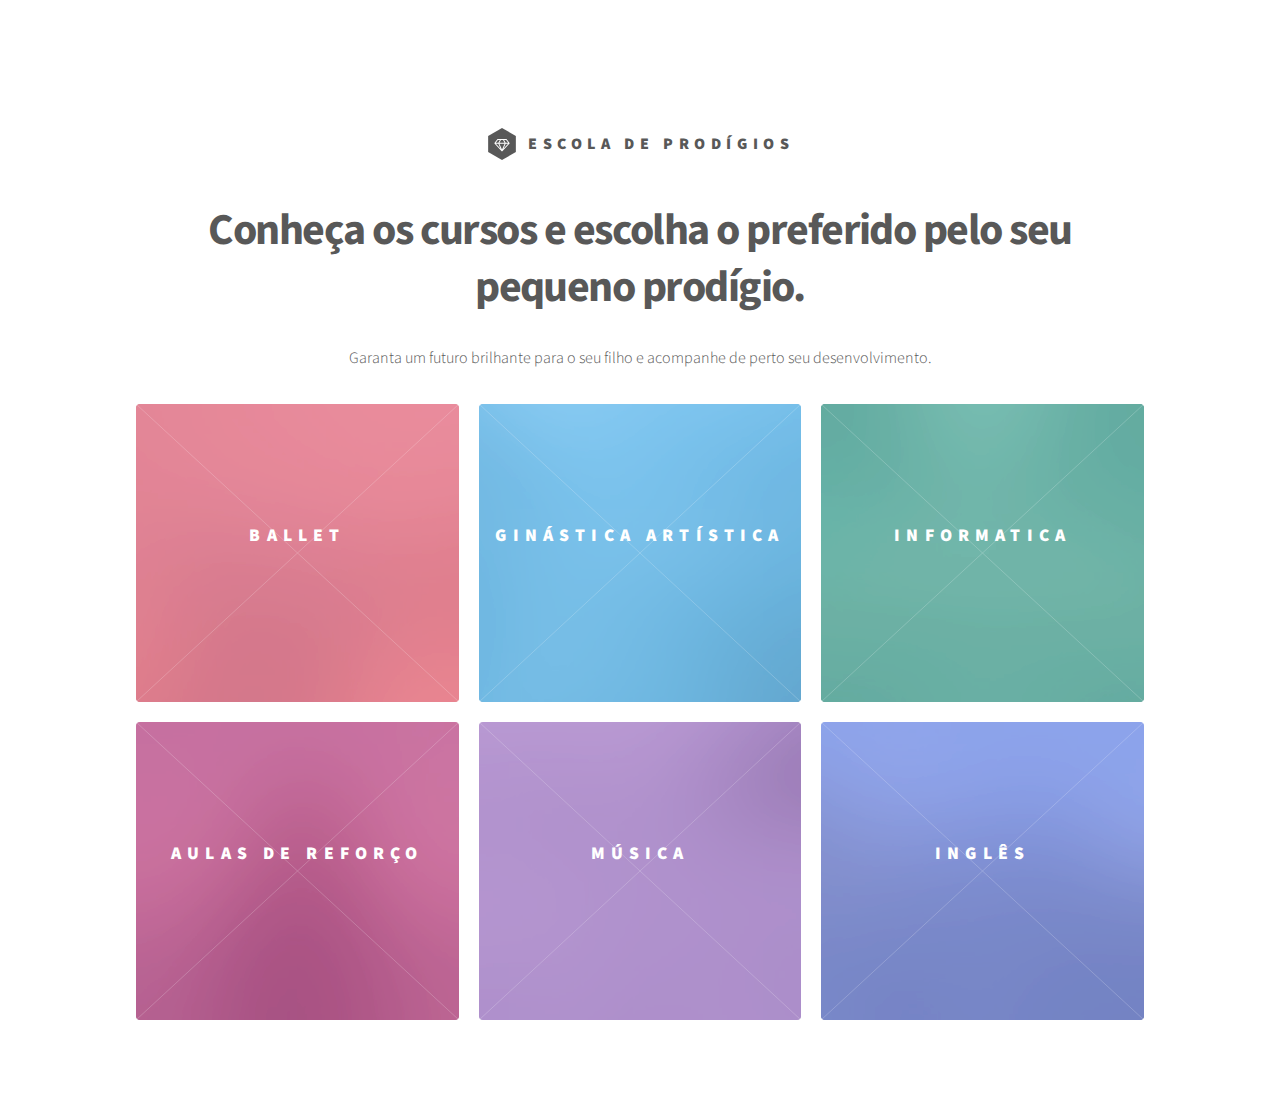
<file: Formulário - Cursos/index.html>
<!DOCTYPE HTML>
<!--
	Phantom by HTML5 UP
	html5up.net | @ajlkn
	Free for personal and commercial use under the CCA 3.0 license (html5up.net/license)
-->
<html>
	<head>
		<title style="text-align: center">Escola de Prodígios</title>
		<meta charset="utf-8" />
		<meta name="viewport" content="width=device-width, initial-scale=1, user-scalable=no" />
		<link rel="stylesheet" href="assets/css/main.css" />
		<noscript><link rel="stylesheet" href="assets/css/noscript.css" /></noscript>
	</head>
	<body class="is-preload">
		<!-- Wrapper -->
			<div id="wrapper">

				<!-- Header -->
					<header id="header" style="text-align: center">
						<div class="inner">

							<!-- Logo -->
								<a href="index.html" class="logo">
									<span class="symbol"><img src="images/logo.svg" alt="" /></span><span class="title">Escola De Prodígios</span>
								</a>

						</div>
					</header>

				<!-- Main -->
					<div id="main">
						<div class="inner">
							<header>
								<h1 style="text-align: center"> Conheça os cursos e escolha o preferido pelo seu pequeno prodígio</a>.</h1>
								<p style="text-align: center">Garanta um futuro brilhante para o seu filho e acompanhe de perto seu desenvolvimento.</p>
							</header>
							<section class="tiles">
								<article class="style1">
									<span class="image">
										<img src="images/pic01.jpg" alt="" />
									</span>
									<a href="generic.html">
										<h2>Ballet</h2><br>
										<div class="content">
											<p><b>Aulas para prodigios de até 10 anos.</b><br>
											Horário: segundas e quartas-feiras, <br>
											das 15:30 às 17:00. <br>
											Professor(a): Débora e Felipe <br>
											Valor: R$150,00 (mensais)<br>
											</p>
										</div>
									</a>
								</article>
								<article class="style2">
									<span class="image">
										<img src="images/pic02.jpg" alt="" />
									</span>
									<a href="generic.html">
										<h2>Ginástica Artística</h2> <br>
										<div class="content">
											<p><b>Aulas semanais para prodigios de até 15 anos.</b><br>
												Horário: sexta-feira, <br>
												das 15:00 às 17:30. <br>
												Professor(a): Diogo e Kaique <br>
												Valor: R$200,00 (mensais)<br>
												</p>
										</div>
									</a>
								</article>
								<article class="style3">
									<span class="image">
										<img src="images/pic03.jpg" alt="" />
									</span>
									<a href="generic.html">
										<h2>Informatica</h2> <br>
										<div class="content">
										<p><b>Aulas para prodigios de até 18 anos.</b><br>
											Horário: quarta-feira, <br>
											das 16:00 às 17:00. <br>
											Professor(a): Jéssica e Fernando <br>
											Valor: R$400,00 (mensais)<br>
											</p>
										</div>
									</a>
								</article>
								<article class="style4">
									<span class="image">
										<img src="images/pic04.jpg" alt="" />
									</span>
									<a href="generic.html">
										<h2>Aulas de Reforço</h2> <br>
										<div class="content">
											<p><b>Aulas semanais para prodigios de até 10 anos.</b><br>
												Horário: sábado, <br>
												com horários flexíveis entre 14:00 e 17:00 (verificar disponibilidade). <br>
												Professor(a): Pedro e Luisa <br>
												Valor: R$200,00 (mensais)<br>
												</p>
										</div>
									</a>
								</article>
								<article class="style5">
									<span class="image">
										<img src="images/pic05.jpg" alt="" />
									</span>
									<a href="generic.html">
										<h2>Música</h2> <br>
										<div class="content">
											<p><b>Aulas semanais para prodigios de até 12 anos.</b><br>
												Horário: terça-feira, <br>
												das 11:00 às 12:30. <br>
												Professor(a): Kátia <br>
												Valor: R$300,00 (mensais)<br>
												</p>
										</div>
									</a>
								</article>
								<article class="style6">
									<span class="image">
										<img src="images/pic06.jpg" alt="" />
									</span>
									<a href="generic.html">
										<h2>Inglês</h2> <br>
										<div class="content">
											<p><b>Aulas semanais para prodigios de até 15 anos.</b><br>
												Horário: segunda e sexta-feira, <br>
												das 15:00 às 17:30. <br>
												Professor(a): Carla <br>
												Valor: R$400,00 (mensais)<br>
												</p>
										</div>
									</a>
							</section>
						</div>
					</div>

			</div>

		<!-- Scripts -->
			<script src="assets/js/jquery.min.js"></script>
			<script src="assets/js/browser.min.js"></script>
			<script src="assets/js/breakpoints.min.js"></script>
			<script src="assets/js/util.js"></script>
			<script src="assets/js/main.js"></script>

	</body>
</html>
</file>
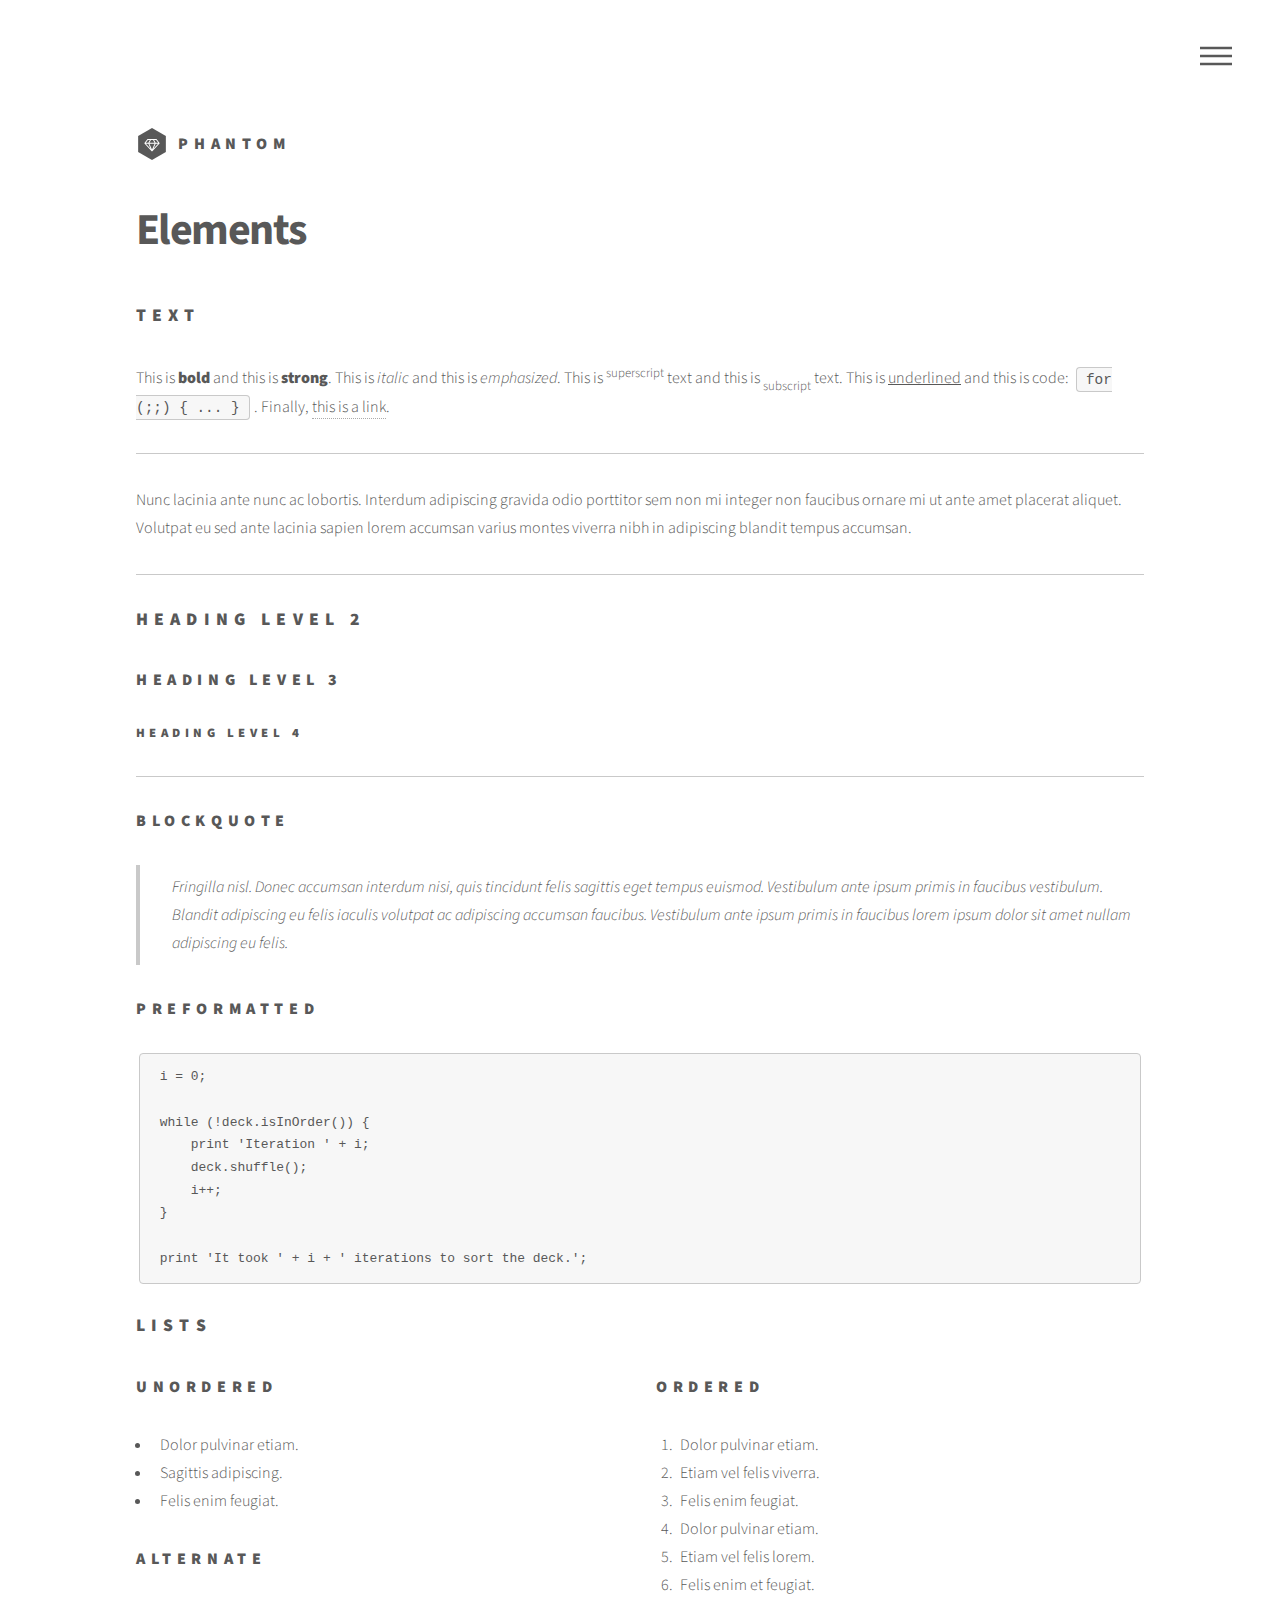
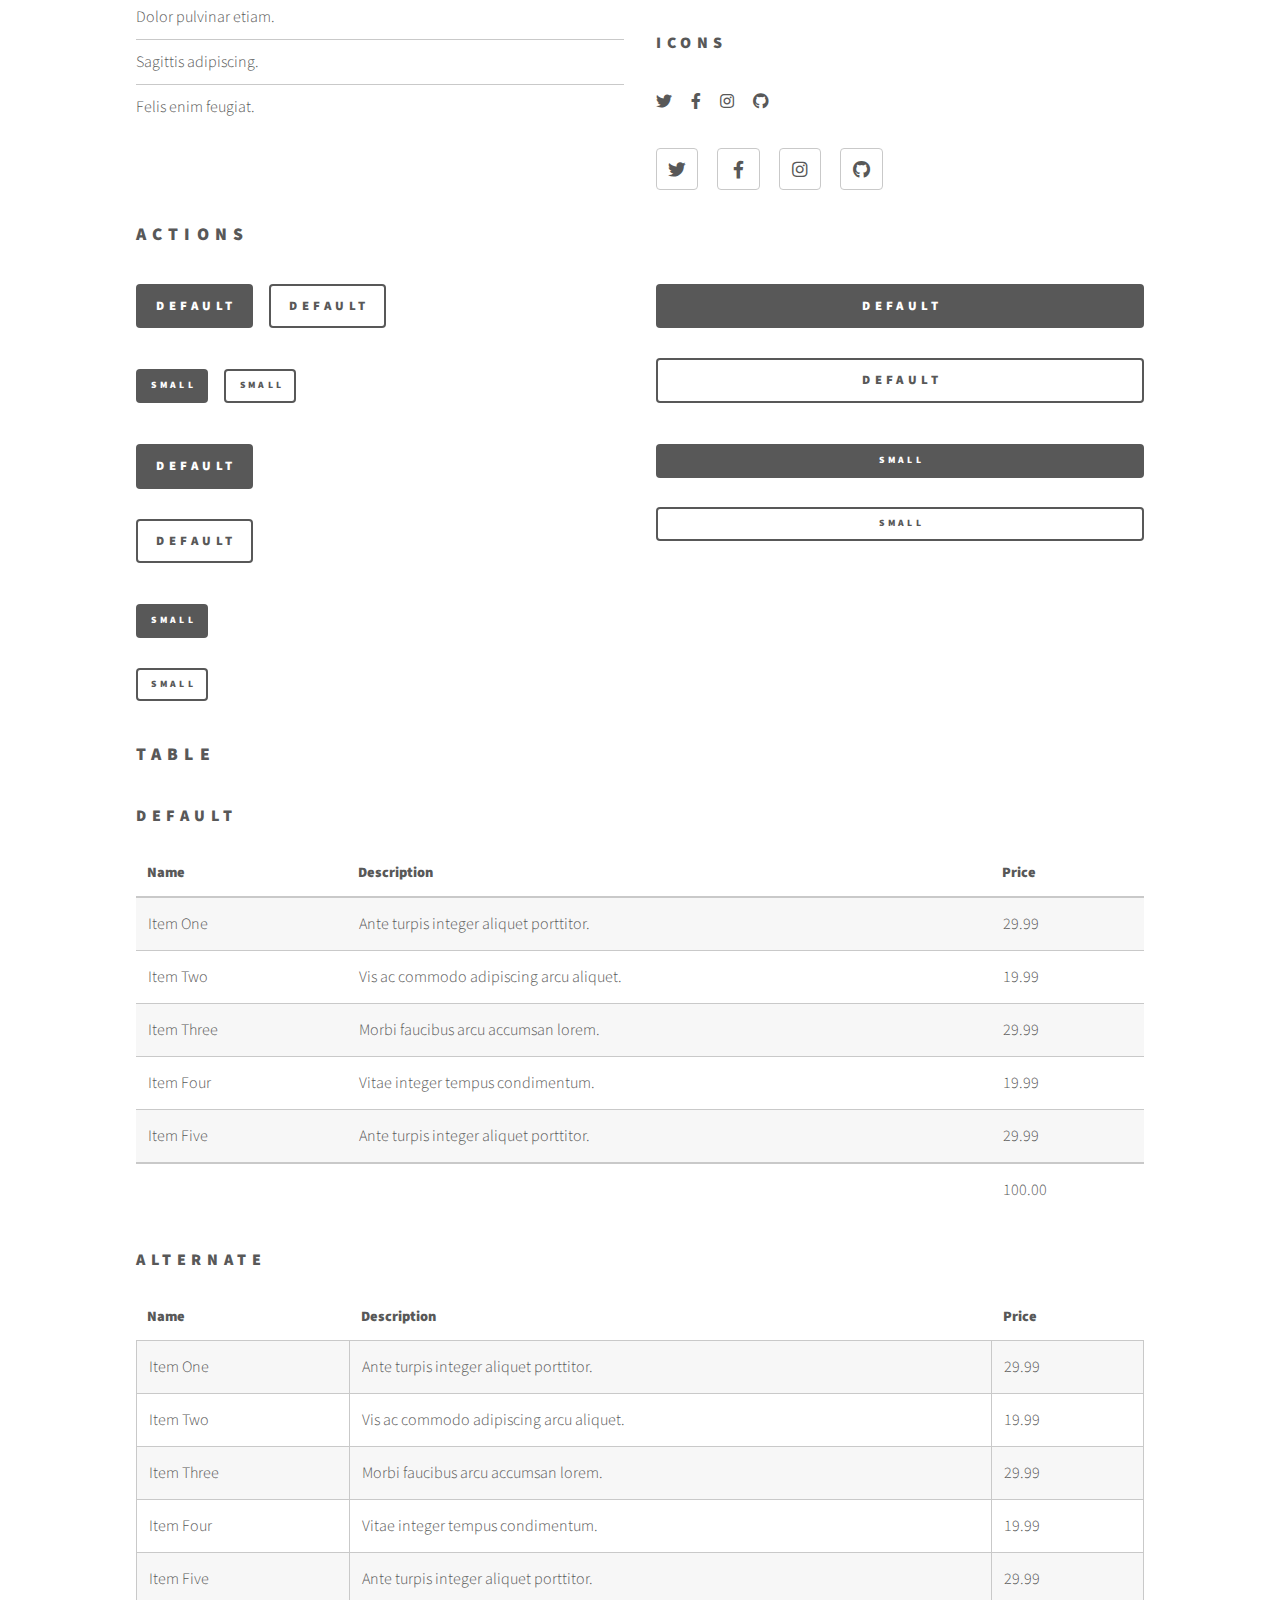
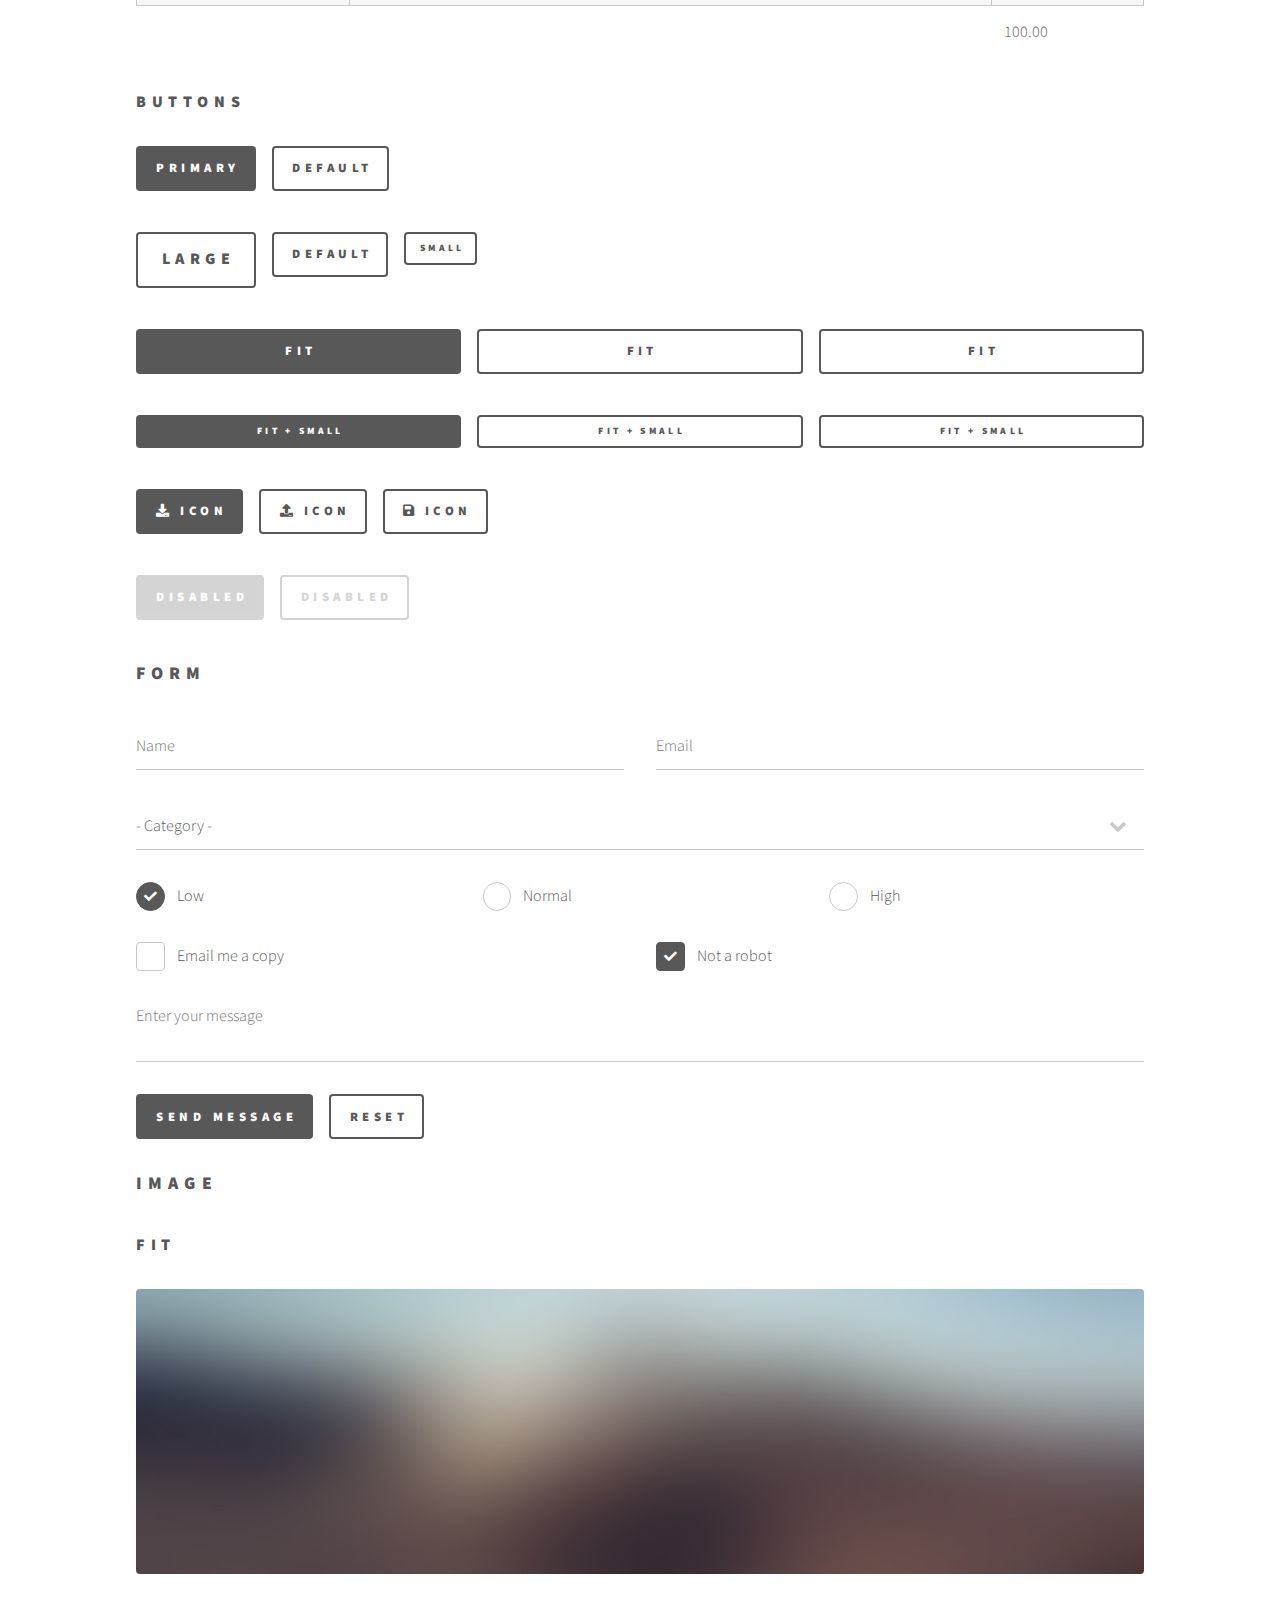
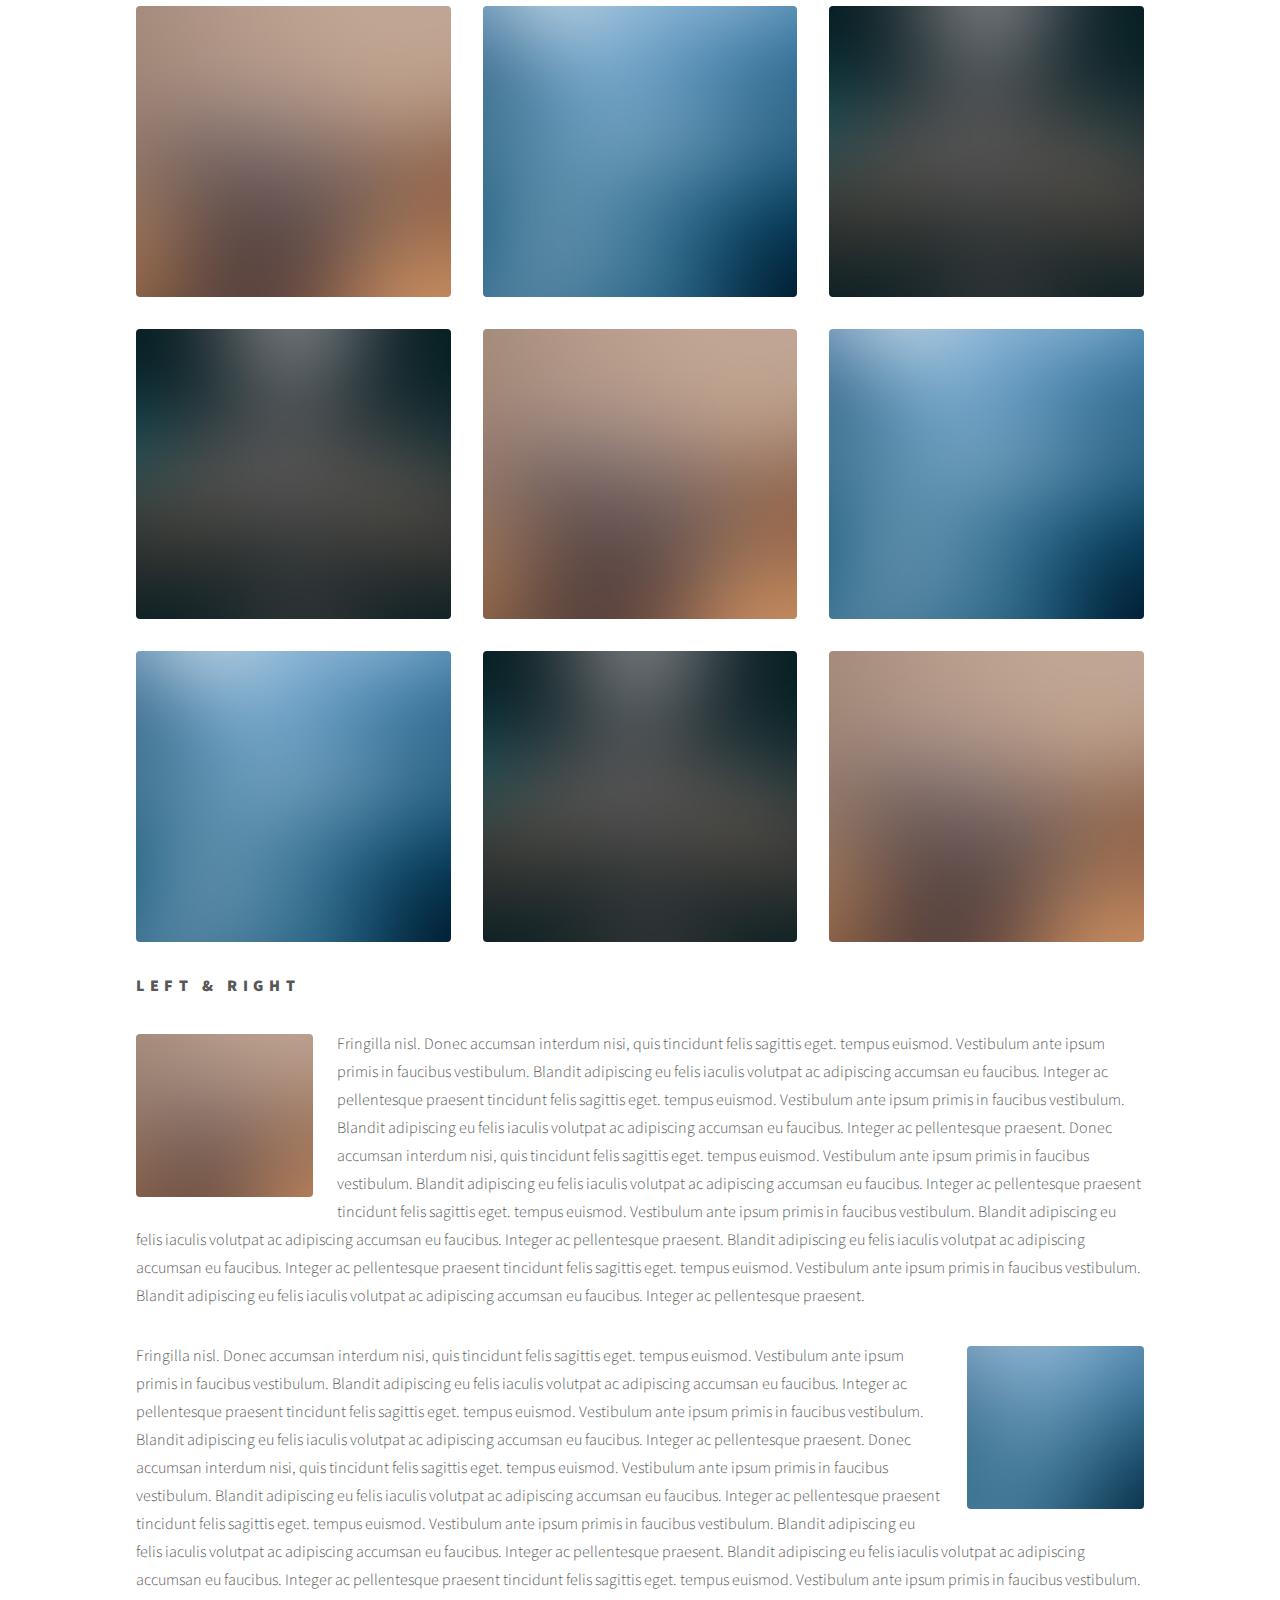
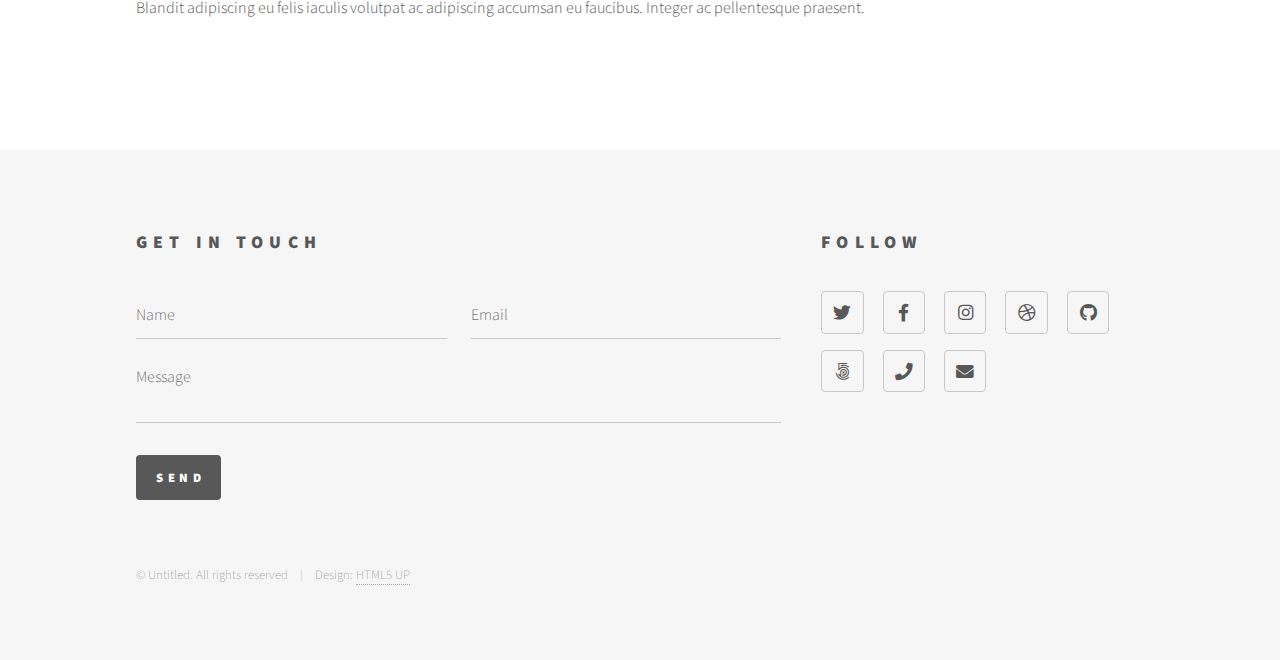
<file: Formulário - Cursos/elements.html>
<!DOCTYPE HTML>
<!--
	Phantom by HTML5 UP
	html5up.net | @ajlkn
	Free for personal and commercial use under the CCA 3.0 license (html5up.net/license)
-->
<html>
	<head>
		<title>Elements - Phantom by HTML5 UP</title>
		<meta charset="utf-8" />
		<meta name="viewport" content="width=device-width, initial-scale=1, user-scalable=no" />
		<link rel="stylesheet" href="assets/css/main.css" />
		<noscript><link rel="stylesheet" href="assets/css/noscript.css" /></noscript>
	</head>
	<body class="is-preload">
		<!-- Wrapper -->
			<div id="wrapper">

				<!-- Header -->
					<header id="header">
						<div class="inner">

							<!-- Logo -->
								<a href="index.html" class="logo">
									<span class="symbol"><img src="images/logo.svg" alt="" /></span><span class="title">Phantom</span>
								</a>

							<!-- Nav -->
								<nav>
									<ul>
										<li><a href="#menu">Menu</a></li>
									</ul>
								</nav>

						</div>
					</header>

				<!-- Menu -->
					<nav id="menu">
						<h2>Menu</h2>
						<ul>
							<li><a href="index.html">Home</a></li>
							<li><a href="generic.html">Ipsum veroeros</a></li>
							<li><a href="generic.html">Tempus etiam</a></li>
							<li><a href="generic.html">Consequat dolor</a></li>
							<li><a href="elements.html">Elements</a></li>
						</ul>
					</nav>

				<!-- Main -->
					<div id="main">
						<div class="inner">
							<h1>Elements</h1>

							<!-- Text -->
								<section>
									<h2>Text</h2>
									<p>This is <b>bold</b> and this is <strong>strong</strong>. This is <i>italic</i> and this is <em>emphasized</em>.
									This is <sup>superscript</sup> text and this is <sub>subscript</sub> text.
									This is <u>underlined</u> and this is code: <code>for (;;) { ... }</code>. Finally, <a href="#">this is a link</a>.</p>
									<hr />
									<p>Nunc lacinia ante nunc ac lobortis. Interdum adipiscing gravida odio porttitor sem non mi integer non faucibus ornare mi ut ante amet placerat aliquet. Volutpat eu sed ante lacinia sapien lorem accumsan varius montes viverra nibh in adipiscing blandit tempus accumsan.</p>
									<hr />
									<h2>Heading Level 2</h2>
									<h3>Heading Level 3</h3>
									<h4>Heading Level 4</h4>
									<hr />
									<h3>Blockquote</h3>
									<blockquote>Fringilla nisl. Donec accumsan interdum nisi, quis tincidunt felis sagittis eget tempus euismod. Vestibulum ante ipsum primis in faucibus vestibulum. Blandit adipiscing eu felis iaculis volutpat ac adipiscing accumsan faucibus. Vestibulum ante ipsum primis in faucibus lorem ipsum dolor sit amet nullam adipiscing eu felis.</blockquote>
									<h3>Preformatted</h3>
									<pre><code>i = 0;

while (!deck.isInOrder()) {
    print 'Iteration ' + i;
    deck.shuffle();
    i++;
}

print 'It took ' + i + ' iterations to sort the deck.';</code></pre>
								</section>

							<!-- Lists -->
								<section>
									<h2>Lists</h2>
									<div class="row">
										<div class="col-6 col-12-medium">
											<h3>Unordered</h3>
											<ul>
												<li>Dolor pulvinar etiam.</li>
												<li>Sagittis adipiscing.</li>
												<li>Felis enim feugiat.</li>
											</ul>
											<h3>Alternate</h3>
											<ul class="alt">
												<li>Dolor pulvinar etiam.</li>
												<li>Sagittis adipiscing.</li>
												<li>Felis enim feugiat.</li>
											</ul>
										</div>
										<div class="col-6 col-12-medium">
											<h3>Ordered</h3>
											<ol>
												<li>Dolor pulvinar etiam.</li>
												<li>Etiam vel felis viverra.</li>
												<li>Felis enim feugiat.</li>
												<li>Dolor pulvinar etiam.</li>
												<li>Etiam vel felis lorem.</li>
												<li>Felis enim et feugiat.</li>
											</ol>
											<h3>Icons</h3>
											<ul class="icons">
												<li><a href="#" class="icon brands style1 fa-twitter"><span class="label">Twitter</span></a></li>
												<li><a href="#" class="icon brands style1 fa-facebook-f"><span class="label">Facebook</span></a></li>
												<li><a href="#" class="icon brands style1 fa-instagram"><span class="label">Instagram</span></a></li>
												<li><a href="#" class="icon brands style1 fa-github"><span class="label">Github</span></a></li>
											</ul>
											<ul class="icons">
												<li><a href="#" class="icon brands style2 fa-twitter"><span class="label">Twitter</span></a></li>
												<li><a href="#" class="icon brands style2 fa-facebook-f"><span class="label">Facebook</span></a></li>
												<li><a href="#" class="icon brands style2 fa-instagram"><span class="label">Instagram</span></a></li>
												<li><a href="#" class="icon brands style2 fa-github"><span class="label">Github</span></a></li>
											</ul>
										</div>
									</div>
									<h2>Actions</h2>
									<div class="row">
										<div class="col-6 col-12-medium">
											<ul class="actions">
												<li><a href="#" class="button primary">Default</a></li>
												<li><a href="#" class="button">Default</a></li>
											</ul>
											<ul class="actions small">
												<li><a href="#" class="button primary small">Small</a></li>
												<li><a href="#" class="button small">Small</a></li>
											</ul>
											<ul class="actions stacked">
												<li><a href="#" class="button primary">Default</a></li>
												<li><a href="#" class="button">Default</a></li>
											</ul>
											<ul class="actions stacked">
												<li><a href="#" class="button primary small">Small</a></li>
												<li><a href="#" class="button small">Small</a></li>
											</ul>
										</div>
										<div class="col-6 col-12-medium">
											<ul class="actions stacked">
												<li><a href="#" class="button primary fit">Default</a></li>
												<li><a href="#" class="button fit">Default</a></li>
											</ul>
											<ul class="actions stacked">
												<li><a href="#" class="button primary small fit">Small</a></li>
												<li><a href="#" class="button small fit">Small</a></li>
											</ul>
										</div>
									</div>
								</section>

							<!-- Table -->
								<section>
									<h2>Table</h2>
									<h3>Default</h3>
									<div class="table-wrapper">
										<table>
											<thead>
												<tr>
													<th>Name</th>
													<th>Description</th>
													<th>Price</th>
												</tr>
											</thead>
											<tbody>
												<tr>
													<td>Item One</td>
													<td>Ante turpis integer aliquet porttitor.</td>
													<td>29.99</td>
												</tr>
												<tr>
													<td>Item Two</td>
													<td>Vis ac commodo adipiscing arcu aliquet.</td>
													<td>19.99</td>
												</tr>
												<tr>
													<td>Item Three</td>
													<td> Morbi faucibus arcu accumsan lorem.</td>
													<td>29.99</td>
												</tr>
												<tr>
													<td>Item Four</td>
													<td>Vitae integer tempus condimentum.</td>
													<td>19.99</td>
												</tr>
												<tr>
													<td>Item Five</td>
													<td>Ante turpis integer aliquet porttitor.</td>
													<td>29.99</td>
												</tr>
											</tbody>
											<tfoot>
												<tr>
													<td colspan="2"></td>
													<td>100.00</td>
												</tr>
											</tfoot>
										</table>
									</div>

									<h3>Alternate</h3>
									<div class="table-wrapper">
										<table class="alt">
											<thead>
												<tr>
													<th>Name</th>
													<th>Description</th>
													<th>Price</th>
												</tr>
											</thead>
											<tbody>
												<tr>
													<td>Item One</td>
													<td>Ante turpis integer aliquet porttitor.</td>
													<td>29.99</td>
												</tr>
												<tr>
													<td>Item Two</td>
													<td>Vis ac commodo adipiscing arcu aliquet.</td>
													<td>19.99</td>
												</tr>
												<tr>
													<td>Item Three</td>
													<td> Morbi faucibus arcu accumsan lorem.</td>
													<td>29.99</td>
												</tr>
												<tr>
													<td>Item Four</td>
													<td>Vitae integer tempus condimentum.</td>
													<td>19.99</td>
												</tr>
												<tr>
													<td>Item Five</td>
													<td>Ante turpis integer aliquet porttitor.</td>
													<td>29.99</td>
												</tr>
											</tbody>
											<tfoot>
												<tr>
													<td colspan="2"></td>
													<td>100.00</td>
												</tr>
											</tfoot>
										</table>
									</div>
								</section>

							<!-- Buttons -->
								<section>
									<h3>Buttons</h3>
									<ul class="actions">
										<li><a href="#" class="button primary">Primary</a></li>
										<li><a href="#" class="button">Default</a></li>
									</ul>
									<ul class="actions">
										<li><a href="#" class="button large">Large</a></li>
										<li><a href="#" class="button">Default</a></li>
										<li><a href="#" class="button small">Small</a></li>
									</ul>
									<ul class="actions fit">
										<li><a href="#" class="button primary fit">Fit</a></li>
										<li><a href="#" class="button fit">Fit</a></li>
										<li><a href="#" class="button fit">Fit</a></li>
									</ul>
									<ul class="actions fit small">
										<li><a href="#" class="button primary fit small">Fit + Small</a></li>
										<li><a href="#" class="button fit small">Fit + Small</a></li>
										<li><a href="#" class="button fit small">Fit + Small</a></li>
									</ul>
									<ul class="actions">
										<li><a href="#" class="button primary icon solid fa-download">Icon</a></li>
										<li><a href="#" class="button icon solid fa-upload">Icon</a></li>
										<li><a href="#" class="button icon solid fa-save">Icon</a></li>
									</ul>
									<ul class="actions">
										<li><span class="button primary disabled">Disabled</span></li>
										<li><span class="button disabled">Disabled</span></li>
									</ul>
								</section>

							<!-- Form -->
								<section>
									<h2>Form</h2>
									<form method="post" action="#">
										<div class="row gtr-uniform">
											<div class="col-6 col-12-xsmall">
												<input type="text" name="demo-name" id="demo-name" value="" placeholder="Name" />
											</div>
											<div class="col-6 col-12-xsmall">
												<input type="email" name="demo-email" id="demo-email" value="" placeholder="Email" />
											</div>
											<div class="col-12">
												<select name="demo-category" id="demo-category">
													<option value="">- Category -</option>
													<option value="1">Manufacturing</option>
													<option value="1">Shipping</option>
													<option value="1">Administration</option>
													<option value="1">Human Resources</option>
												</select>
											</div>
											<div class="col-4 col-12-small">
												<input type="radio" id="demo-priority-low" name="demo-priority" checked>
												<label for="demo-priority-low">Low</label>
											</div>
											<div class="col-4 col-12-small">
												<input type="radio" id="demo-priority-normal" name="demo-priority">
												<label for="demo-priority-normal">Normal</label>
											</div>
											<div class="col-4 col-12-small">
												<input type="radio" id="demo-priority-high" name="demo-priority">
												<label for="demo-priority-high">High</label>
											</div>
											<div class="col-6 col-12-small">
												<input type="checkbox" id="demo-copy" name="demo-copy">
												<label for="demo-copy">Email me a copy</label>
											</div>
											<div class="col-6 col-12-small">
												<input type="checkbox" id="demo-human" name="demo-human" checked>
												<label for="demo-human">Not a robot</label>
											</div>
											<div class="col-12">
												<textarea name="demo-message" id="demo-message" placeholder="Enter your message" rows="6"></textarea>
											</div>
											<div class="col-12">
												<ul class="actions">
													<li><input type="submit" value="Send Message" class="primary" /></li>
													<li><input type="reset" value="Reset" /></li>
												</ul>
											</div>
										</div>
									</form>
								</section>

							<!-- Image -->
								<section>
									<h2>Image</h2>
									<h3>Fit</h3>
									<div class="box alt">
										<div class="row gtr-uniform">
											<div class="col-12"><span class="image fit"><img src="images/pic13.jpg" alt="" /></span></div>
											<div class="col-4"><span class="image fit"><img src="images/pic01.jpg" alt="" /></span></div>
											<div class="col-4"><span class="image fit"><img src="images/pic02.jpg" alt="" /></span></div>
											<div class="col-4"><span class="image fit"><img src="images/pic03.jpg" alt="" /></span></div>
											<div class="col-4"><span class="image fit"><img src="images/pic03.jpg" alt="" /></span></div>
											<div class="col-4"><span class="image fit"><img src="images/pic01.jpg" alt="" /></span></div>
											<div class="col-4"><span class="image fit"><img src="images/pic02.jpg" alt="" /></span></div>
											<div class="col-4"><span class="image fit"><img src="images/pic02.jpg" alt="" /></span></div>
											<div class="col-4"><span class="image fit"><img src="images/pic03.jpg" alt="" /></span></div>
											<div class="col-4"><span class="image fit"><img src="images/pic01.jpg" alt="" /></span></div>
										</div>
									</div>
									<h3>Left &amp; Right</h3>
									<p><span class="image left"><img src="images/pic14.jpg" alt="" /></span>Fringilla nisl. Donec accumsan interdum nisi, quis tincidunt felis sagittis eget. tempus euismod. Vestibulum ante ipsum primis in faucibus vestibulum. Blandit adipiscing eu felis iaculis volutpat ac adipiscing accumsan eu faucibus. Integer ac pellentesque praesent tincidunt felis sagittis eget. tempus euismod. Vestibulum ante ipsum primis in faucibus vestibulum. Blandit adipiscing eu felis iaculis volutpat ac adipiscing accumsan eu faucibus. Integer ac pellentesque praesent. Donec accumsan interdum nisi, quis tincidunt felis sagittis eget. tempus euismod. Vestibulum ante ipsum primis in faucibus vestibulum. Blandit adipiscing eu felis iaculis volutpat ac adipiscing accumsan eu faucibus. Integer ac pellentesque praesent tincidunt felis sagittis eget. tempus euismod. Vestibulum ante ipsum primis in faucibus vestibulum. Blandit adipiscing eu felis iaculis volutpat ac adipiscing accumsan eu faucibus. Integer ac pellentesque praesent. Blandit adipiscing eu felis iaculis volutpat ac adipiscing accumsan eu faucibus. Integer ac pellentesque praesent tincidunt felis sagittis eget. tempus euismod. Vestibulum ante ipsum primis in faucibus vestibulum. Blandit adipiscing eu felis iaculis volutpat ac adipiscing accumsan eu faucibus. Integer ac pellentesque praesent.</p>
									<p><span class="image right"><img src="images/pic15.jpg" alt="" /></span>Fringilla nisl. Donec accumsan interdum nisi, quis tincidunt felis sagittis eget. tempus euismod. Vestibulum ante ipsum primis in faucibus vestibulum. Blandit adipiscing eu felis iaculis volutpat ac adipiscing accumsan eu faucibus. Integer ac pellentesque praesent tincidunt felis sagittis eget. tempus euismod. Vestibulum ante ipsum primis in faucibus vestibulum. Blandit adipiscing eu felis iaculis volutpat ac adipiscing accumsan eu faucibus. Integer ac pellentesque praesent. Donec accumsan interdum nisi, quis tincidunt felis sagittis eget. tempus euismod. Vestibulum ante ipsum primis in faucibus vestibulum. Blandit adipiscing eu felis iaculis volutpat ac adipiscing accumsan eu faucibus. Integer ac pellentesque praesent tincidunt felis sagittis eget. tempus euismod. Vestibulum ante ipsum primis in faucibus vestibulum. Blandit adipiscing eu felis iaculis volutpat ac adipiscing accumsan eu faucibus. Integer ac pellentesque praesent. Blandit adipiscing eu felis iaculis volutpat ac adipiscing accumsan eu faucibus. Integer ac pellentesque praesent tincidunt felis sagittis eget. tempus euismod. Vestibulum ante ipsum primis in faucibus vestibulum. Blandit adipiscing eu felis iaculis volutpat ac adipiscing accumsan eu faucibus. Integer ac pellentesque praesent.</p>
								</section>

						</div>
					</div>

				<!-- Footer -->
					<footer id="footer">
						<div class="inner">
							<section>
								<h2>Get in touch</h2>
								<form method="post" action="#">
									<div class="fields">
										<div class="field half">
											<input type="text" name="name" id="name" placeholder="Name" />
										</div>
										<div class="field half">
											<input type="email" name="email" id="email" placeholder="Email" />
										</div>
										<div class="field">
											<textarea name="message" id="message" placeholder="Message"></textarea>
										</div>
									</div>
									<ul class="actions">
										<li><input type="submit" value="Send" class="primary" /></li>
									</ul>
								</form>
							</section>
							<section>
								<h2>Follow</h2>
								<ul class="icons">
									<li><a href="#" class="icon brands style2 fa-twitter"><span class="label">Twitter</span></a></li>
									<li><a href="#" class="icon brands style2 fa-facebook-f"><span class="label">Facebook</span></a></li>
									<li><a href="#" class="icon brands style2 fa-instagram"><span class="label">Instagram</span></a></li>
									<li><a href="#" class="icon brands style2 fa-dribbble"><span class="label">Dribbble</span></a></li>
									<li><a href="#" class="icon brands style2 fa-github"><span class="label">GitHub</span></a></li>
									<li><a href="#" class="icon brands style2 fa-500px"><span class="label">500px</span></a></li>
									<li><a href="#" class="icon solid style2 fa-phone"><span class="label">Phone</span></a></li>
									<li><a href="#" class="icon solid style2 fa-envelope"><span class="label">Email</span></a></li>
								</ul>
							</section>
							<ul class="copyright">
								<li>&copy; Untitled. All rights reserved</li><li>Design: <a href="http://html5up.net">HTML5 UP</a></li>
							</ul>
						</div>
					</footer>

			</div>

		<!-- Scripts -->
			<script src="assets/js/jquery.min.js"></script>
			<script src="assets/js/browser.min.js"></script>
			<script src="assets/js/breakpoints.min.js"></script>
			<script src="assets/js/util.js"></script>
			<script src="assets/js/main.js"></script>

	</body>
</html>
</file>
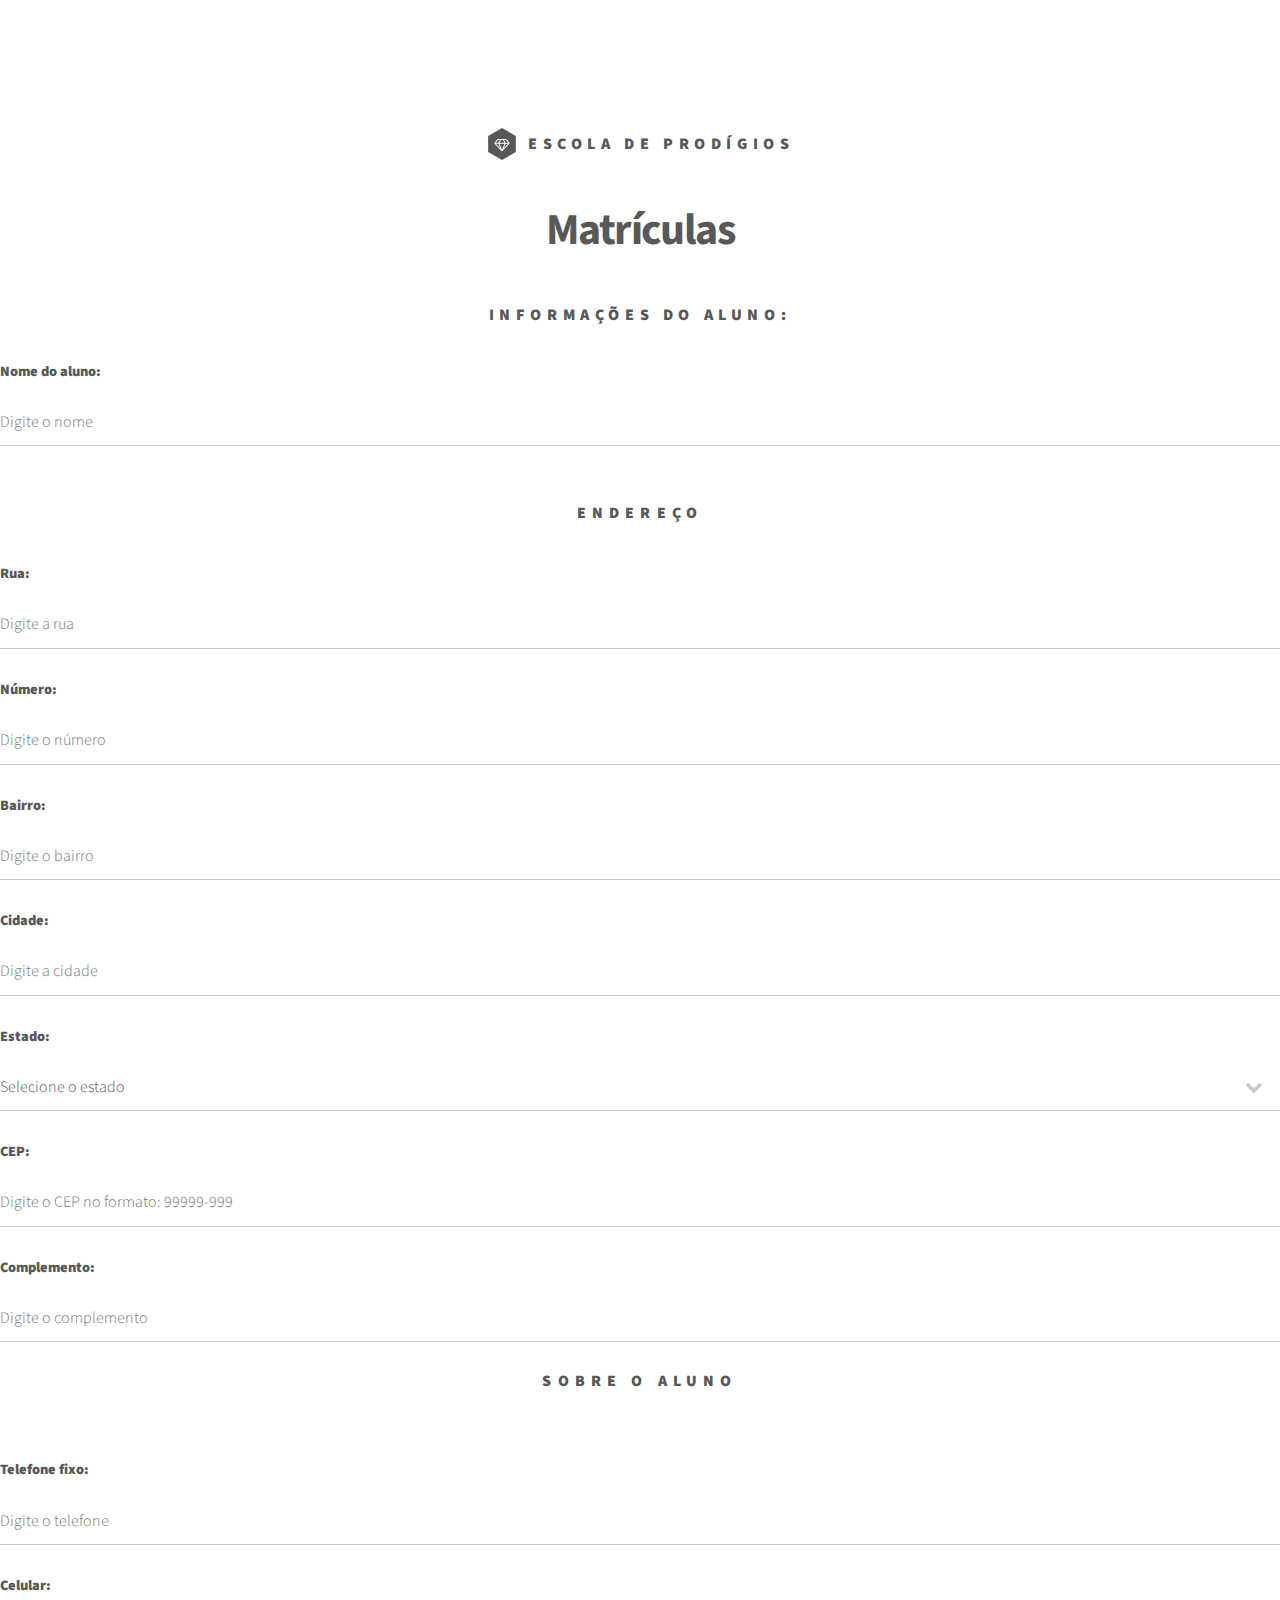
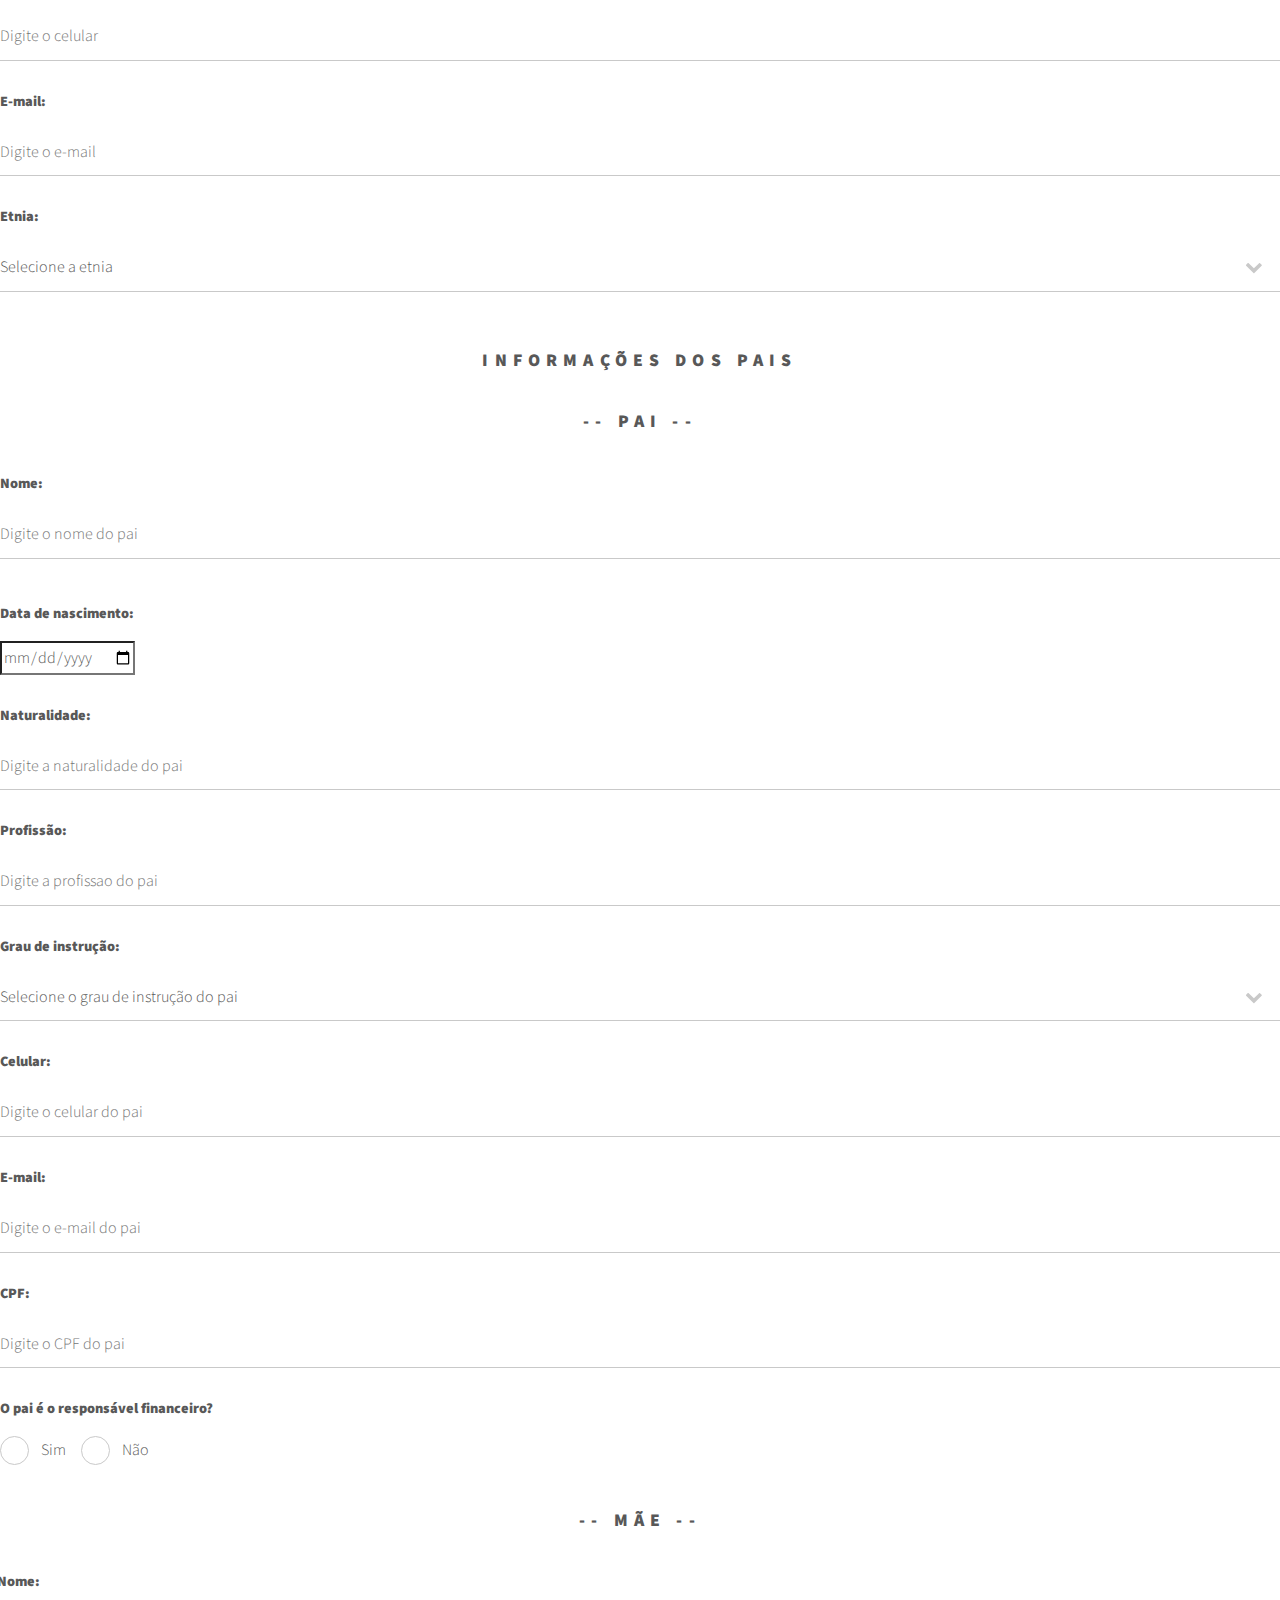
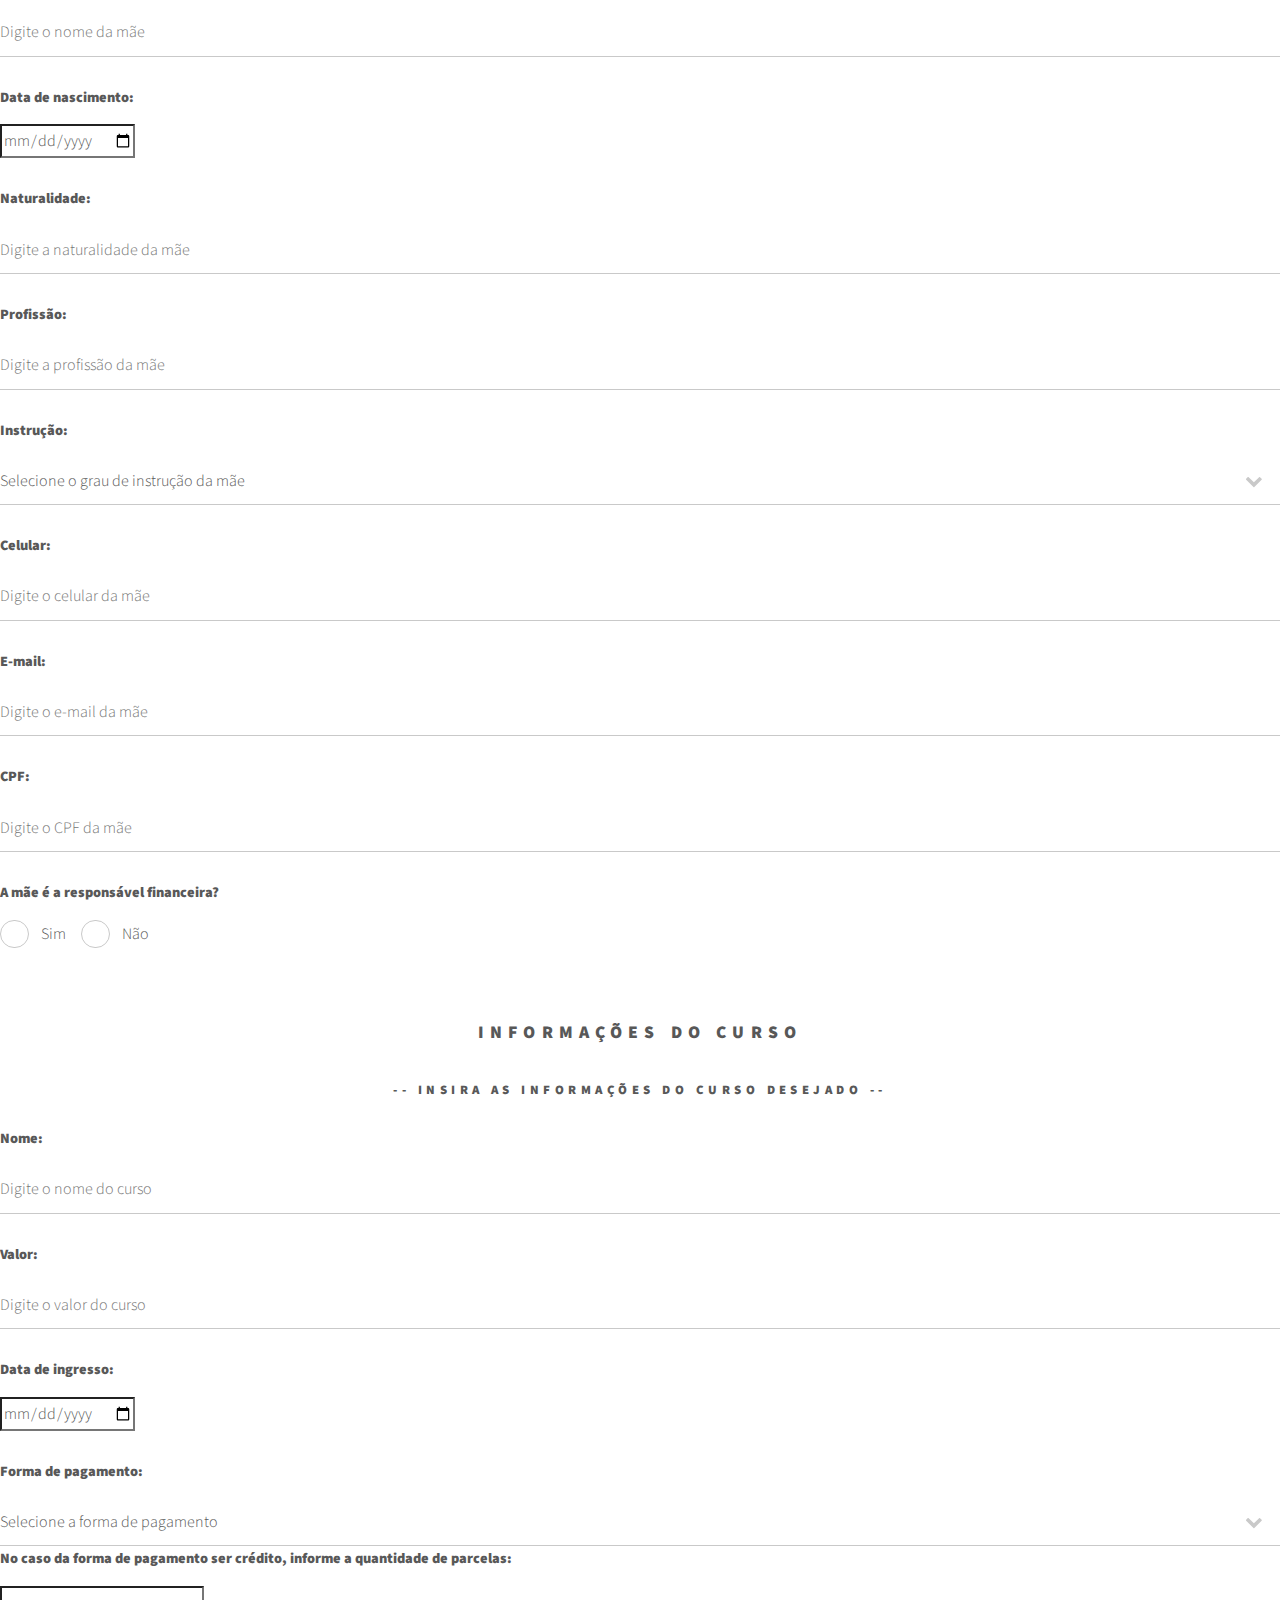
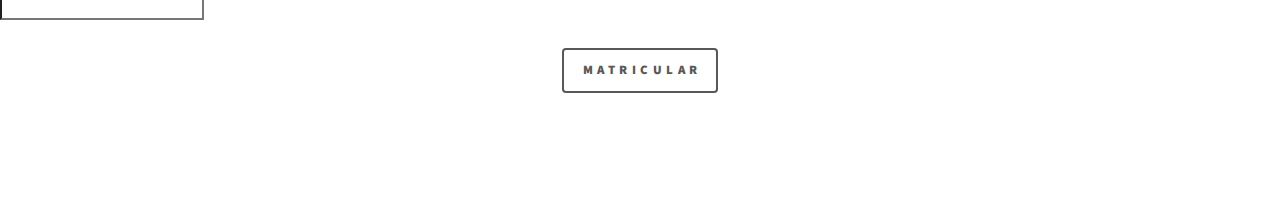
<file: Formulário - Cursos/generic.html>
<!DOCTYPE HTML>
<!--
	Phantom by HTML5 UP
	html5up.net | @ajlkn
	Free for personal and commercial use under the CCA 3.0 license (html5up.net/license)
-->
<html>

<head>
	<title>Generic - Phantom by HTML5 UP</title>
	<meta charset="utf-8" />
	<meta name="viewport" content="width=device-width, initial-scale=1, user-scalable=no" />
	<link rel="stylesheet" href="assets/css/main.css" />
	<noscript>
		<link rel="stylesheet" href="assets/css/noscript.css" />
	</noscript>
</head>

<body class="is-preload">
	<!-- Wrapper -->
	<div id="wrapper">

		<!-- Header -->
		<header id="header">
			<div class="inner" style="text-align:center">

				<!-- Logo -->
				<a href="index.html" class="logo">
					<span class="symbol"><img src="images/logo.svg" alt="" /></span><span class="title">Escola de
						Prodígios</span>
				</a>

			</div>
		</header>

		<!-- Main -->
		<form action="https://631143c519eb631f9d6fe864.mockapi.io/Alunos" method="post">
			<div id="main" style="text-align:center">
				<div class="inner">
					<h1>Matrículas</h1>

					<h3>Informações do aluno:</h3>
					<label style="text-align:left">Nome do aluno:</label>
					<div class="col-6 col-12-mobile">
						<input type="text" name="nome-aluno" placeholder="Digite o nome" required>
					</div>
					<br>
					<br>
					<h2><label style="text-align:center">Endereço</label></h2>
					<div class="col-6 col-12-mobile">
						<label style="text-align:left">Rua:</label>
						<input type="text" name="endereco-aluno" placeholder="Digite a rua" style="text-align:left">
					</div>
					<br>
					<div class="col-6 col-12-mobile">
						<label style="text-align:left">Número:</label>
						<input type="text" class="form" name="numero-aluno" placeholder="Digite o número">
					</div>
					<br>
					<div class="col-6 col-12-mobile">
						<label style="text-align:left">Bairro:</label>
						<input type="text" class="form" name="bairro-aluno" placeholder="Digite o bairro">
					</div>
					<br>
					<label style="text-align:left">Cidade:</label>
					<div class="col-6 col-12-mobile">
						<input type="text" class="form" name="cidade-aluno" placeholder="Digite a cidade">
					</div>
					<br>
					<label style="text-align:left">Estado:</label>
					<div class="col-6 col-12-mobile">
						<select name="estado-aluno">
							<option value="SP" selected>Selecione o estado</option>
							<option value="SP">SP</option>
							<option value="RS">RJ</option>
							<option value="PR">PR</option>
							<option value="MG">MG</option>
							<option value="AM">AM</option>
							<option value="AC">AC</option>
							<option value="MA">MA</option>
							<option value="BA">BA</option>
						</select>
					</div>
					<br>
					<div class="col-6 col-12-mobile">
						<label style="text-align:left">CEP:</label>
						<input type="text" class="form" pattern="[0-9]{5}-[0-9]{3}" title="Digite o CEP"
							name="cep-aluno" placeholder="Digite o CEP no formato: 99999-999">
					</div>
					<br>
					<label style="text-align:left">Complemento:</label>
					<div class="col-6 col-12-mobile"><input type="text" class="form" name="complemento-aluno"
							placeholder="Digite o complemento"></div>
					<br>

					<h2><label style="text-align:center">Sobre o aluno</label></h2>
					<br>
					<label style="text-align:left">Telefone fixo:</label>
					<div class="col-6 col-12-mobile"><input type="text" class="form" name="telefone-aluno"
							placeholder="Digite o telefone"></div>
					<br>
					<label style="text-align:left">Celular:</label>
					<div class="col-6 col-12-mobile">
						<input type="text" class="form" name="celular-aluno" placeholder="Digite o celular" required>
					</div>
					<br>
					<label style="text-align:left">E-mail:</label>
					<div class="col-6 col-12-mobile">
						<input type="text" class="form" name="email-aluno" placeholder="Digite o e-mail" required>
					</div>
					<br>
					<label style="text-align:left">Etnia:</label>
					<div class="col-6 col-12-mobile">
						<select name="cor-aluno" required>
							<option value="nao-informar" selected>Selecione a etnia</option>
							<option value="branco">Branco</option>
							<option value="preto">Preta</option>
							<option value="pardo">Pardo</option>
							<option value="amarelo">Amarelo</option>
							<option value="indigena">Indigena</option>
							<option value="indigena">Prefiro não informar</option>
						</select>
					</div>
				</div>

				<div class="separador"></div>

				<br>
				<br>

				<header>
					<h2>Informações dos Pais</h2>
					<h2 style="text-align:center"> -- Pai --</h2>
				</header>

				<div class="inner">


					<div class="col-6 col-12-mobile">
						<label style="text-align:left">Nome:</label>
						<input type="text" name="nome-pai" placeholder="Digite o nome do pai" required>
					</div>
					<label style="text-align:left"></label>
					<div class="col-6 col-12-mobile" style="text-align:left">
						<br>
						<label style="text-align:left">Data de nascimento:</label>
						<input type="date" name="dt-nasc-pai" placeholder="Data de nascimento do pai">
						<div class="col-6 col-12-mobile">
							<br>
							<label style="text-align:left">Naturalidade:</label>
							<input type="text" name="naturalidade-pai" placeholder="Digite a naturalidade do pai">
						</div>
						<div class="col-6 col-12-mobile">
							<br>
							<label style="text-align:left">Profissão:</label>
							<input type="text" name="profissao-pai" placeholder="Digite a profissao do pai">
							<div class="col-6 col-12-mobile">
								<br>
								<label style="text-align:left">Grau de instrução:</label>
								<select name="instrucao-pai">
									<option value="Ensino médio" selected>Selecione o grau de instrução do pai</option>
									<option value="Ensino fundamental incompleto">Ensino fundamental incompleto</option>
									<option value="Ensino fundamental completo">Ensino fundamental completo</option>
									<option value="Ensino médio incompleto">Ensino médio incompleto</option>
									<option value="Ensino médio completo">Ensino médio completo</option>
									<option value="Ensino superior incompleto">Ensino superior incompleto</option>
									<option value="Ensino superior completo">Ensino superior completo</option>
								</select>
								<br>
								<label style="text-align:left">Celular:</label>
								<div class="col-6 col-12-mobile">
									<input type="text" name="celular-pai" placeholder="Digite o celular do pai"
										required>
								</div>
								<br>
								<label style="text-align:left">E-mail:</label>
								<div class="col-6 col-12-mobile">
									<input type="text" name="email-pai" placeholder="Digite o e-mail do pai" required>
								</div>
								<br>
								<label style="text-align:left">CPF:</label>
								<div class="col-6 col-12-mobile">
									<input type="text" name="cpf-pai" placeholder="Digite o CPF do pai" required>
								</div>
								<br>
								<div class="col-6 col-12-mobile">
									<label>O pai é o responsável financeiro?</label>
									<input type="radio" id="paiResponsavelSim" value="Sim" name="paiResponsavel">
									<label for="paiResponsavelSim">Sim</label>
									<input type="radio" id="paiResponsavelNao" value="Nao" name="paiResponsavel">
									<label for="paiResponsavelNao">Não</label>
								</div>
								<br>

								<header>
									<h2 style="text-align:center"> -- Mãe --</h2>
								</header>

								<div class="row">
									<label>Nome:</label>
								</div>
								<div class="col-6 col-12-mobile">
									<input type="text" name="nome-mae" placeholder="Digite o nome da mãe" required>
								</div>

								<div class="col-6 col-12-mobile">
									<br>
									<label>Data de nascimento:</label>
									<input type="date" name="dt-nasc-mae" placeholder="Data de nascimento da mãe">
								</div>
								<div class="col-6 col-12-mobile">
									<br>
									<label>Naturalidade:</label>
									<input type="text" name="naturalidade-mae"
										placeholder="Digite a naturalidade da mãe">
								</div>
								<div class="col-6 col-12-mobile">
									<br>
									<label>Profissão:</label>
									<input type="text" name="profissao-mae" placeholder="Digite a profissão da mãe">
								</div>
							</div>
							<br>
							<label>Instrução:</label>
							<div class="col-6 col-12-mobile">
								<select name="instrucao-mae">
									<option value="Ensino médio" selected>Selecione o grau de instrução da mãe</option>
									<option value="Ensino fundamental incompleto">Ensino fundamental incompleto</option>
									<option value="Ensino fundamental completo">Ensino fundamental completo</option>
									<option value="Ensino médio incompleto">Ensino médio incompleto</option>
									<option value="Ensino médio completo">Ensino médio completo</option>
									<option value="Ensino superior incompleto">Ensino superior incompleto</option>
									<option value="Ensino superior completo">Ensino superior completo</option>
								</select>
							</div>

							<div class="col-6 col-12-mobile">
								<br>
								<label>Celular:</label>
								<input type="text" name="celular-mae" placeholder="Digite o celular da mãe" required>
							</div>
							<div class="col-6 col-12-mobile">
								<br>
								<label>E-mail:</label>
								<input type="text" name="email-mae" placeholder="Digite o e-mail da mãe" required>
							</div>
							<div class="col-6 col-12-mobile">
								<br>
								<label>CPF:</label>
								<input type="text" name="cpf-mae" placeholder="Digite o CPF da mãe" required>
							</div>
							<br>
							<div class="col-6 col-12-mobile">
								<label>A mãe é a responsável financeira?</label>
								<input type="radio" id="maeResponsavelSim" value="Sim" name="maeResponsavel">
								<label for="maeResponsavelSim">Sim</label>
								<input type="radio" id="maeResponsavelNao" value="Nao" name="maeResponsavel">
								<label for="maeResponsavelNao">Não</label>
							</div>
							<div>

							</div>

							<div class="separador"></div>

							<header>
								<br><br>
								<h2 style="text-align: center">Informações do Curso</h2>
								<h4 style="text-align: center">-- Insira as informações do curso desejado --</h4>
							</header>

							<div>
								<label>Nome:</label>
								<div>
									<input type="text" name="nome-curso" placeholder="Digite o nome do curso" required>
								</div>
								<br><label>Valor:</label>
								<div>
									<input type="text" name="valor-curso" placeholder="Digite o valor do curso" required>
								</div>
								<div>
									<br>
									<label for="dt-ingresso">Data de ingresso:</label>
									<input type="date" name="dt-ingresso" required>
								</div>
								<div>
									<br>
									<label>Forma de pagamento:</label>
									<select name="forma-pgto" required>
										<option value="avista" selected>Selecione a forma de pagamento</option>
										<option value="À vista">À vista</option>
										<option value="Crédito">Crédito</option>
										<option value="Débito">Débito</option>
										<option value="Pix">Pix</option>
									</select>
								</div>
								<div>
									<label>No caso da forma de pagamento ser <b>crédito</b>, informe a quantidade de parcelas:</label>
									<input type="number" name="qtdeParcelas">
								</div>
								<br>
								<div style="text-align: center">
									<input type="submit" value="MATRICULAR" />
								</div>
							</div>
						</div>
					</div>
				</div>
			</div>
	</div>
	</form>
	</div>
	</section>

	</div>


	</div>
	</div>
	</form>


	</div>

	<!-- Scripts -->
	<script src="assets/js/jquery.min.js"></script>
	<script src="assets/js/browser.min.js"></script>
	<script src="assets/js/breakpoints.min.js"></script>
	<script src="assets/js/util.js"></script>
	<script src="assets/js/main.js"></script>

</body>

</html>
</file>
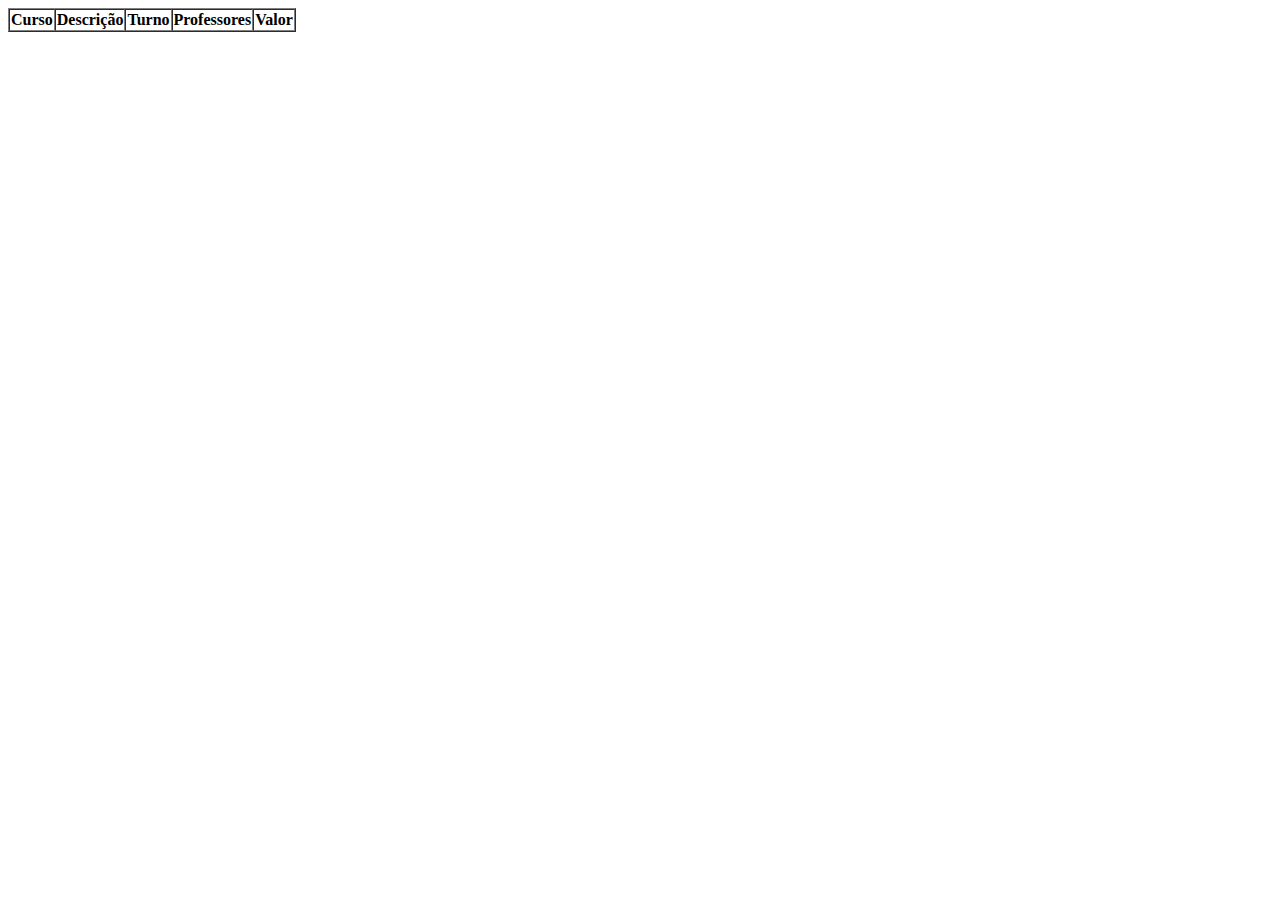
<file: Formulário - Cursos/ListaCursos.html>
<!DOCTYPE html>
<html lang="pt-br">
<head>
    <meta charset="UTF-8">
    <meta http-equiv="X-UA-Compatible" content="IE=edge">
    <meta name="viewport" content="width=device-width, initial-scale=1.0">
    <title>Document</title>
</head>
<body>
    <table border="1" cellspacing="0">
        <thead>
            <tr>
                <th>Curso</th>
                <th>Descrição</th>
                <th>Turno</th>
                <th>Professores</th>
                <th>Valor</th>
            </tr>
        </thead>
    </table>
</body>
</html>
</file>
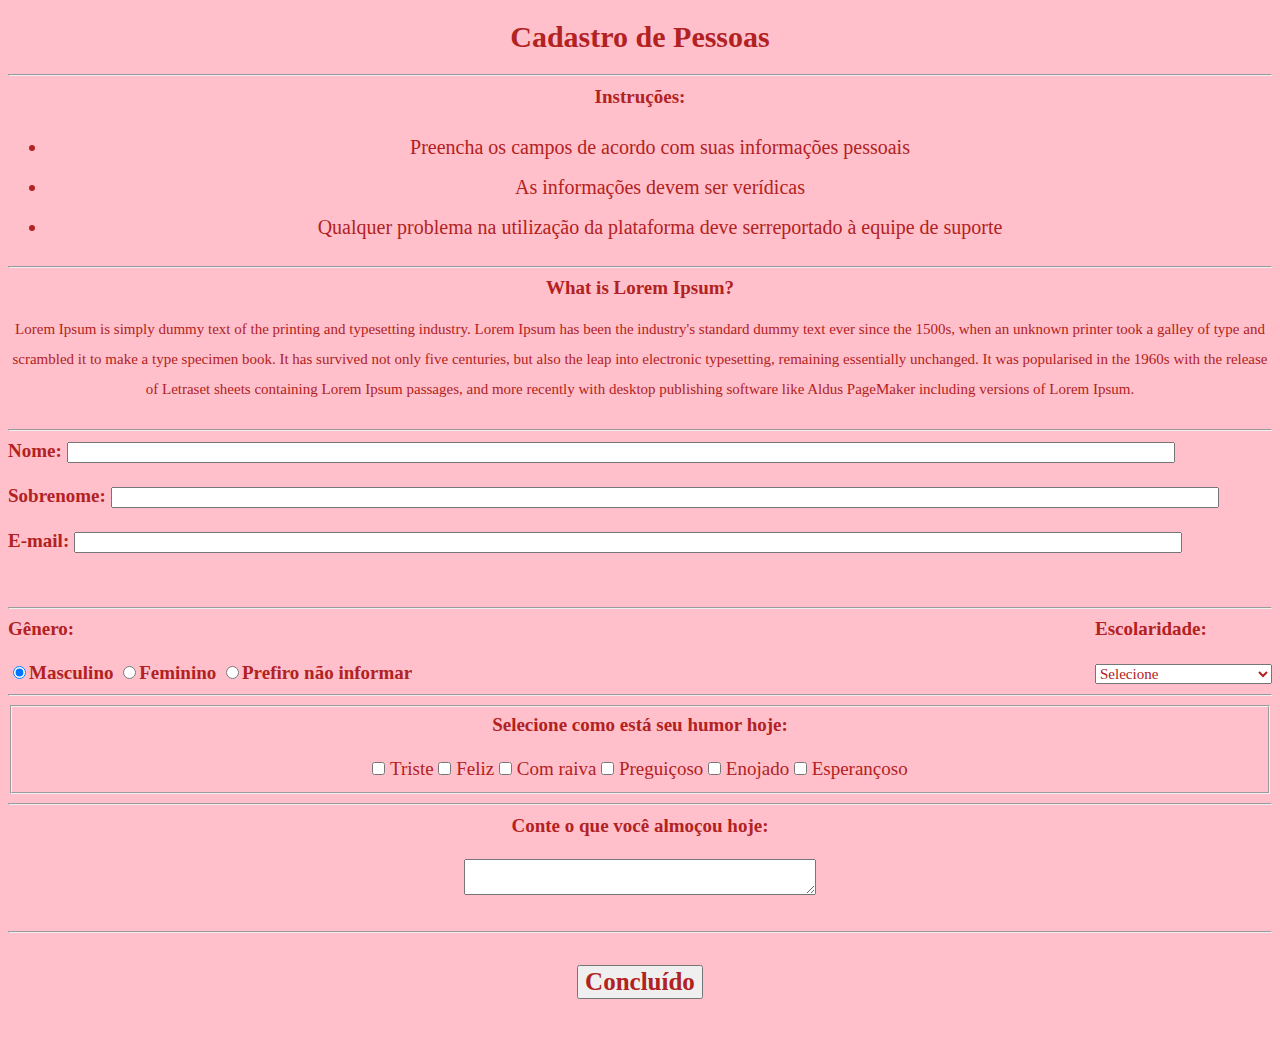
<file: Initial Page/Tela de Cadastro.html>
<!DOCTYPE html>
<html lang="en">

<head>
    <meta charset="UTF-8">
    <meta http-equiv="X-UA-Compatible" content="IE=edge">
    <meta name="viewport" content="width=device-width, initial-scale=1.0">
    <title>Tela de Cadastro</title>
    <link rel="stylesheet" href="style.css">
</head>

<body>
    <div>
        <h1 class="tituloGrande">Cadastro de Pessoas</h1>
    </div>

    <hr>

    <div style="text-align: center">
        <label>Instruções:</label>
        <ul id="lista">
            <li>Preencha os campos de acordo com suas informações pessoais</li>
            <li>As informações devem ser verídicas</li>
            <li>Qualquer problema na utilização da plataforma deve serreportado à equipe de suporte</li>
        </ul>

    </div>
    <hr>

    <div style="text-align: center">
        <label>What is Lorem Ipsum?</label>
        <p class="alinhado">Lorem Ipsum is simply dummy text of the printing and typesetting industry. Lorem Ipsum has
            been the
            industry's standard dummy text ever since the 1500s, when an unknown printer took a galley of type and
            scrambled it to make a type specimen book. It has survived not only five centuries, but also the leap into
            electronic typesetting, remaining essentially unchanged. It was popularised in the 1960s with the release of
            Letraset sheets containing Lorem Ipsum passages, and more recently with desktop publishing software like
            Aldus PageMaker including versions of Lorem Ipsum.</p>
    </div>

    <hr>
    <form action="https://631143c519eb631f9d6fe864.mockapi.io/Cadastro" method="post">
        <div class="nome">
            <label>Nome:</label>
            <input type="text" name="nome" class="input" required>
            <br><br>
            <label>Sobrenome:</label>
            <input type="text" name="sobrenome" class="input" required>
        </div>

        <div class="email">
            <br>
            <label>E-mail:</label>
            <input type="email" name="email" class="input" required>
        </div>


        <br><br>
        <hr>
        <div class="alinhado" >
            <label>Gênero:</label>
            <br><br>

            <input type="radio" id="masc" name="genero" value="masc" checked><label for="masc">Masculino</label>

            <input type="radio" name="genero" id="fem" value="fem"><label for="fem">Feminino</label>

            <input type="radio" name="genero" value="naoinform" id="naoinform"><label for="naoinform">Prefiro não
                informar</label>

        </div>

        <div class="escolaridade alinhado" style="float: right">

            <label>Escolaridade:</label>
            <br><br>
            <select id="escolaridade">
                <option selected disable value="">Selecione
                <option>Fundamental incompleto</option>
                <option>Fundamental completo</option>
                <option>Ensino médio incompleto</option>
                <option>Ensino médio completo</option>
                <option>Superior incompleto</option>
                <option>Superior completo</option>
                <option>Pós-graduação</option>
                <option>Mestrado</option>
                <option>Doutorado</option>
            </select>
        </div>

        <br>
        <hr>

        <fieldset style="text-align: center">
            <div>
                <label>Selecione como está seu humor hoje:</label>
                <br><br>
                <input type="checkbox" id="humor" value="Triste">
                <label for="humor" class="opcHumor">Triste</label>
                <input type="checkbox" id="humor" value="Feliz">
                <label for="humor" class="opcHumor">Feliz</label>
                <input type="checkbox" id="humor" value="Com raiva">
                <label for="humor" class="opcHumor">Com raiva</label>
                <input type="checkbox" id="humor" value="Preguiçoso">
                <label for="humor" class="opcHumor">Preguiçoso</label>
                <input type="checkbox" id="humor" value="Enojado">
                <label for="humor" class="opcHumor">Enojado</label>
                <input type="checkbox" id="humor" value="Esperançoso">
                <label for="humor" class="opcHumor">Esperançoso</label>
            </div>
        </fieldset>
        <hr>

        <div id="almoco" style="text-align: center">
            <label>Conte o que você almoçou hoje:</label>
            <br><br>
            <textarea row="6" style="width: 26em" id="almoco" name="almoco" ></textarea>
        </div>

        <br>
        <hr>
        <br>

        <div style="text-align: center">
            <button type="submit" id="button">Concluído</button>
        </div>
        <br><br>

    </form>

</body>

</html>
</file>
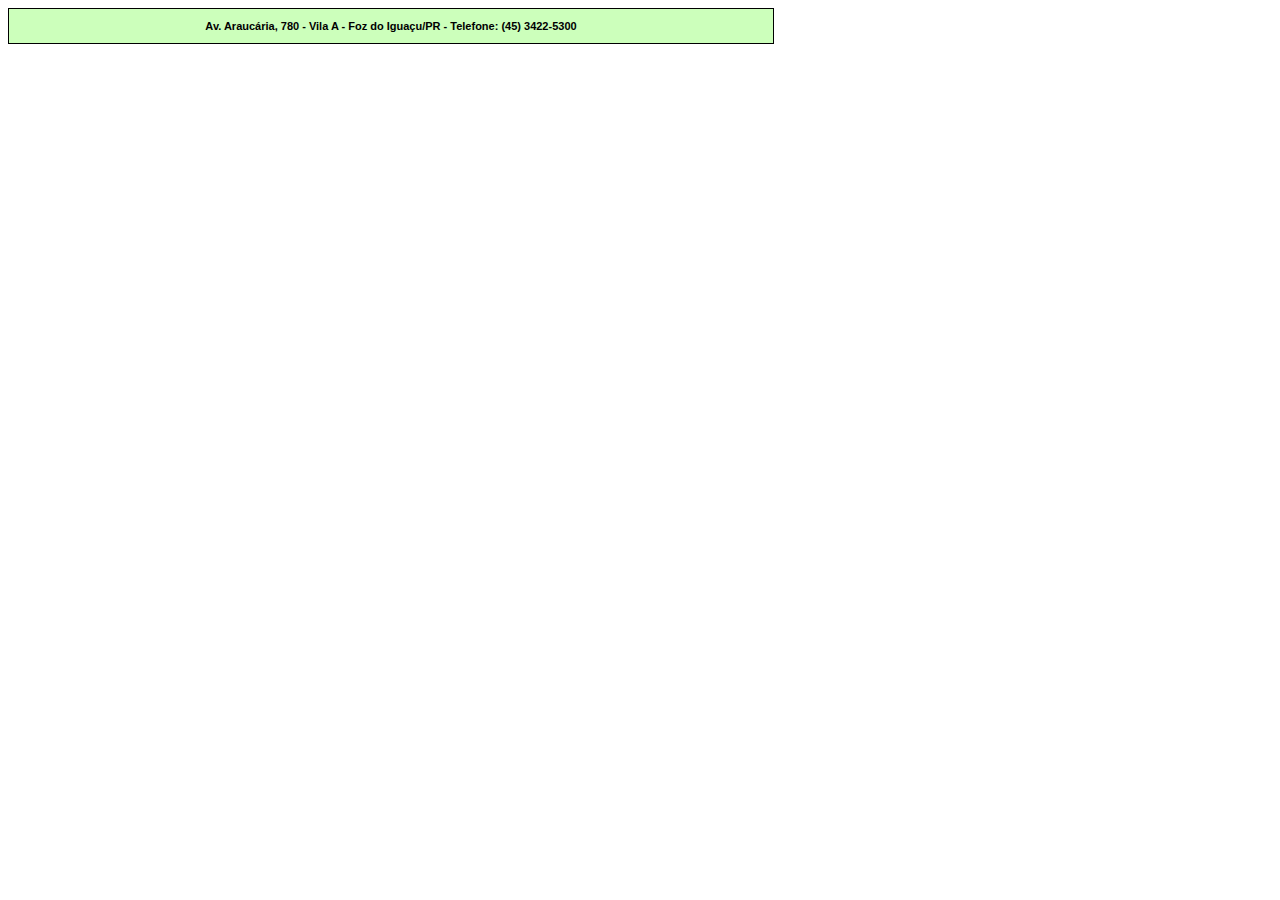
<file: Tabela - Notícias/Link - Endereço.html>
<!DOCTYPE html>
<html lang="en">

<head>
    <meta charset="UTF-8">
    <meta http-equiv="X-UA-Compatible" content="IE=edge">
    <meta name="viewport" content="width=device-width, initial-scale=1.0">
    <title>Endereço</title>
    <link rel="stylesheet" href="style.css">
</head>

<body id="link">
    <table border="3" id="tb1">
        <td id="rodape">Av. Araucária, 780 - Vila A - Foz do Iguaçu/PR - Telefone: (45) 3422-5300</td>
    </table>
</body>

</html>
</file>
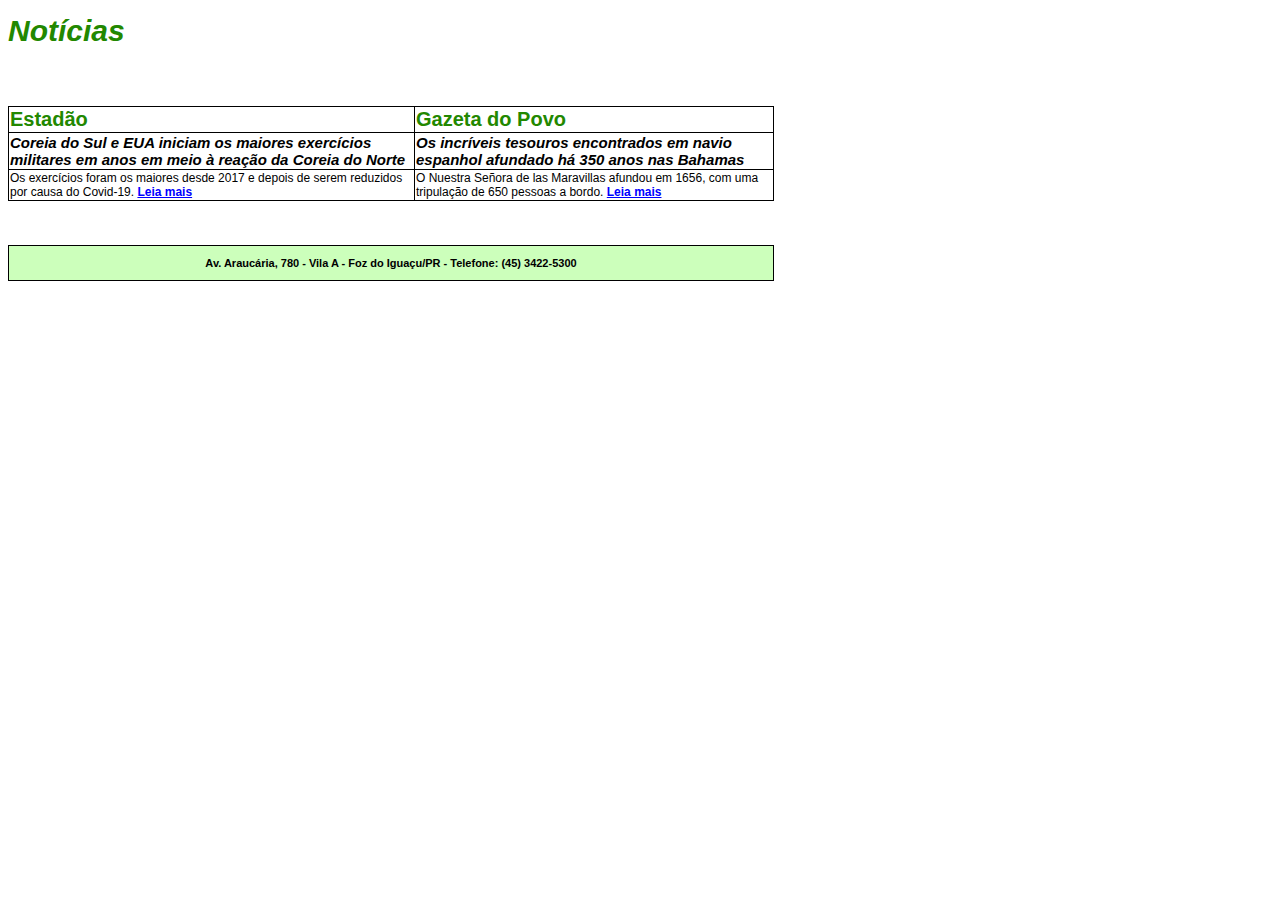
<file: Tabela - Notícias/Notícias.html>
<!DOCTYPE html>
<html lang="en">

<head>
    <meta charset="UTF-8">
    <meta http-equiv="X-UA-Compatible" content="IE=edge">
    <meta name="viewport" content="width=device-width, initial-scale=1.0">
    <title>Notícias</title>
    <link rel="stylesheet" href="style.css">
</head>

<body>

    <p id="principal">Notícias</p>
    <br><br>
    <table border="3" id="tb1">
        <thead>
            <tr>
                <td id="origem">Estadão</td>
                <td id="origem">Gazeta do Povo</td>
            </tr>
        </thead>

        <tbody>
            <tr>
                <td id="titulo">Coreia do Sul e EUA iniciam os maiores exercícios militares em anos em meio à reação da
                    Coreia do Norte</td>
                <td id="titulo">Os incríveis tesouros encontrados em navio espanhol afundado há 350 anos nas Bahamas
                </td>
            </tr>
            <tr>
                <td id="resumo">Os exercícios foram os maiores desde 2017 e depois de serem reduzidos por causa do
                    Covid-19.
                    <a href="https://www.noticiasagricolas.com.br/noticias/politica-economia/325391-coreia-do-sul-e-eua-iniciam-maiores-exercicios-militares-em-anos-em-reacao-a-coreia-do-norte.html#.YxfsLXbMLrc"
                        target="_blank">Leia mais</a>
                </td>

                <td id="resumo">O Nuestra Señora de las Maravillas afundou em 1656, com uma tripulação de 650 pessoas a
                    bordo.
                    <a href="https://g1.globo.com/mundo/noticia/2022/08/13/os-incriveis-tesouros-encontrados-em-navio-espanhol-afundado-ha-350-anos-nas-bahamas.ghtml"
                        target="_blank">Leia mais</a>
                </td>
            </tr>
        </tbody>
    </table>
    <br><br>

    <table border="3" id="tb1">
        <td id="rodape">Av. Araucária, 780 - Vila A - Foz do Iguaçu/PR - Telefone: (45) 3422-5300</td>
    </table>

</body>

</html>
</file>
<file: Formulário - Cursos/assets/css/noscript.css>
/*
	Phantom by HTML5 UP
	html5up.net | @ajlkn
	Free for personal and commercial use under the CCA 3.0 license (html5up.net/license)
*/

/* Tiles */

	body.is-preload .tiles article {
		-moz-transform: none;
		-webkit-transform: none;
		-ms-transform: none;
		transform: none;
		opacity: 1;
	}
</file>
<file: Initial Page/style.css>
body {
    font-family: Verdana;
    background-color: #FFC0CB;
    font-size: 19px;
}

.direita {
    text-align: right;
    background-color: aquamarine;

}

label {
    color: #B22222;
    font-weight: bold;
    font-family: Verdana;
    text-align: center;
}

.tituloGrande {
    text-align: center;
    color: #B22222;
    font-weight: bold;
    font-family: Verdana;
}

#escolaridade {
    font-size: 15px;
    text-align: left;
    color: #B22222;
    font-weight: lighter;
    font-family: Verdana;
}

#humor {
    background-color: #FFE4E1;
    margin: 0px;
    border: 0px;
}

.opcHumor {
    font-weight: lighter;
}

h1 {
    font-size: 30px;
    text-align: center;
}

li {
    line-height: 2;
    font-size: 20px;
}

p {
    font-size: 15px;
    color: #B22222;
    line-height: 2;
}

.alinhado {
    display: inline-block;
}

#opcGenero {
    font-weight: lighter;
}

#button {
    font-weight: bolder;
    font-size: 25px;
    text-align: center;
    color: #B22222;
    font-family: Verdana;
}

#lista {
    color: #B22222;
}

.input {
    width: 1100px;
}
</file>
<file: Tabela - Notícias/style.css>
body {
    font-family: Verdana;
    background-color: white;
    font-size: 19px;
}

.direita {
    text-align: right;
    background-color: aquamarine;

}

label {
    color: #B22222;
    font-weight: bold;
    font-family: Verdana;
}

.tituloGrande {
    text-align: center;
    color: #B22222;
    font-weight: bold;
    font-family: Verdana;
}

#escolaridade {
    font-size: 15px;
    text-align: left;
    color: #B22222;
    font-weight: lighter;
    font-family: Verdana;
}

#humor {
    background-color: #FFE4E1;
    margin: 0px;
    border: 0px;
}

.opcHumor {
    font-weight: lighter;
}

h1 {
    text-align: center;
}

li {
    line-height: 2px;
}

p {
    line-height: 2px;
}

.alinhado {
    display: inline;
}

.bloco {
    display: block;
}

.opcGenero {
    font-weight: lighter;
}

#tb1 {
    background-color: #FFE4E1;
    border-collapse: collapse;
}

#principal {
    font-family: Arial;
    font-weight: bolder;
    font-style: italic;
    font-size: 30px;
    color: #280;
}

#titulo {
    font-family: Arial;
    font-weight: bolder;
    font-style: italic;
    font-size: 15px;
    background-color: #FFF;
}

#origem {
    font-family: Arial;
    font-weight: bolder;
    font-size: 20px;
    color: #280;
    background-color: #FFF;
}

#resumo {
    font-family: Arial;
    font-size: 12px;
    background-color: #FFF;
}

#rodape {
    font-family: Arial;
    font-weight: bolder;
    font-size: 11px;
    text-align: center;
    background-color: #CFB;
}

#tb1 {
    border: solid 1px;
    border-color: black;
    width: 766px;
    height: 36px;
    background-color: #000033;
}

#link {
    background-color: white;
}

a {
    font-weight: bold;
}

a:link {
    color: #0000FF;
}

a:visited {
    color: #DDC71A;
}

a:active {
    color: #AC0B44 ;
}

a:hover {
    color: #FF0000;
}
</file>
<file: Formulário - Cursos/assets/css/main.css>
@import url(fontawesome-all.min.css);
@import url("https://fonts.googleapis.com/css?family=Source+Sans+Pro:300,700,900");

/*
	Phantom by HTML5 UP
	html5up.net | @ajlkn
	Free for personal and commercial use under the CCA 3.0 license (html5up.net/license)
*/

html, body, div, span, applet, object,
iframe, h1, h2, h3, h4, h5, h6, p, blockquote,
pre, a, abbr, acronym, address, big, cite,
code, del, dfn, em, img, ins, kbd, q, s, samp,
small, strike, strong, sub, sup, tt, var, b,
u, i, center, dl, dt, dd, ol, ul, li, fieldset,
form, label, legend, table, caption, tbody,
tfoot, thead, tr, th, td, article, aside,
canvas, details, embed, figure, figcaption,
footer, header, hgroup, menu, nav, output, ruby,
section, summary, time, mark, audio, video {
	margin: 0;
	padding: 0;
	border: 0;
	font-size: 100%;
	font: inherit;
	vertical-align: baseline;}

article, aside, details, figcaption, figure,
footer, header, hgroup, menu, nav, section {
	display: block;}

body {
	line-height: 1;
}

ol, ul {
	list-style: none;
}

blockquote, q {
	quotes: none;
}

	blockquote:before, blockquote:after, q:before, q:after {
		content: '';
		content: none;
	}

table {
	border-collapse: collapse;
	border-spacing: 0;
}

body {
	-webkit-text-size-adjust: none;
}

mark {
	background-color: transparent;
	color: inherit;
}

input::-moz-focus-inner {
	border: 0;
	padding: 0;
}

input, select, textarea {
	-moz-appearance: none;
	-webkit-appearance: none;
	-ms-appearance: none;
	appearance: none;
}

/* Basic */

	@-ms-viewport {
		width: device-width;
	}

	body {
		-ms-overflow-style: scrollbar;
	}

	@media screen and (max-width: 480px) {

		html, body {
			min-width: 320px;
		}

	}

	html {
		box-sizing: border-box;
	}

	*, *:before, *:after {
		box-sizing: inherit;
	}

	body {
		background: #ffffff;
	}

		body.is-preload *, body.is-preload *:before, body.is-preload *:after {
			-moz-animation: none !important;
			-webkit-animation: none !important;
			-ms-animation: none !important;
			animation: none !important;
			-moz-transition: none !important;
			-webkit-transition: none !important;
			-ms-transition: none !important;
			transition: none !important;
		}

/* Type */

	body, input, select, textarea {
		color: #585858;
		font-family: "Source Sans Pro", Helvetica, sans-serif;
		font-size: 16pt;
		font-weight: 300;
		line-height: 1.75;
	}

		@media screen and (max-width: 1680px) {

			body, input, select, textarea {
				font-size: 14pt;
			}

		}

		@media screen and (max-width: 1280px) {

			body, input, select, textarea {
				font-size: 12pt;
			}

		}

	a {
		-moz-transition: border-bottom-color 0.2s ease, color 0.2s ease;
		-webkit-transition: border-bottom-color 0.2s ease, color 0.2s ease;
		-ms-transition: border-bottom-color 0.2s ease, color 0.2s ease;
		transition: border-bottom-color 0.2s ease, color 0.2s ease;
		text-decoration: none;
		color: #585858;
		border-bottom: dotted 1px rgba(88, 88, 88, 0.5);
	}

		a:hover {
			border-bottom-color: transparent;
			color: #f2849e !important;
		}

	strong, b {
		font-weight: 900;
	}

	em, i {
		font-style: italic;
	}

	p {
		margin: 0 0 2em 0;
	}

	h1 {
		font-size: 2.75em;
		font-weight: 700;
		line-height: 1.3;
		margin: 0 0 1em 0;
		letter-spacing: -0.035em;
	}

		h1 a {
			color: inherit;
		}

		@media screen and (max-width: 736px) {

			h1 {
				font-size: 2em;
				margin: 0 0 1em 0;
			}

		}

		@media screen and (max-width: 360px) {

			h1 {
				font-size: 1.75em;
			}

		}

	h2, h3, h4, h5, h6 {
		font-weight: 900;
		line-height: 1.5;
		margin: 0 0 2em 0;
		text-transform: uppercase;
		letter-spacing: 0.35em;
	}

		h2 a, h3 a, h4 a, h5 a, h6 a {
			color: inherit;
		}

	h2 {
		font-size: 1.1em;
	}

	h3 {
		font-size: 1em;
	}

	h4 {
		font-size: 0.8em;
	}

	h5 {
		font-size: 0.8em;
	}

	h6 {
		font-size: 0.8em;
	}

	@media screen and (max-width: 980px) {

		h1 br, h2 br, h3 br, h4 br, h5 br, h6 br {
			display: none;
		}

	}

	@media screen and (max-width: 736px) {

		h2 {
			font-size: 1em;
		}

		h3 {
			font-size: 0.8em;
		}

	}

	sub {
		font-size: 0.8em;
		position: relative;
		top: 0.5em;
	}

	sup {
		font-size: 0.8em;
		position: relative;
		top: -0.5em;
	}

	blockquote {
		border-left: solid 4px #c9c9c9;
		font-style: italic;
		margin: 0 0 2em 0;
		padding: 0.5em 0 0.5em 2em;
	}

	code {
		background: rgba(144, 144, 144, 0.075);
		border-radius: 4px;
		border: solid 1px #c9c9c9;
		font-family: "Courier New", monospace;
		font-size: 0.9em;
		margin: 0 0.25em;
		padding: 0.25em 0.65em;
	}

	pre {
		-webkit-overflow-scrolling: touch;
		font-family: "Courier New", monospace;
		font-size: 0.9em;
		margin: 0 0 2em 0;
	}

		pre code {
			display: block;
			line-height: 1.75;
			padding: 1em 1.5em;
			overflow-x: auto;
		}

	hr {
		border: 0;
		border-bottom: solid 1px #c9c9c9;
		margin: 2em 0;
	}

		hr.major {
			margin: 3em 0;
		}

	.align-left {
		text-align: left;
	}

	.align-center {
		text-align: center;
	}

	.align-right {
		text-align: right;
	}

/* Row */

	.row {
		display: flex;
		flex-wrap: wrap;
		box-sizing: border-box;
		align-items: stretch;
	}

		.row > * {
			box-sizing: border-box;
		}

		.row.gtr-uniform > * > :last-child {
			margin-bottom: 0;
		}

		.row.aln-left {
			justify-content: flex-start;
		}

		.row.aln-center {
			justify-content: center;
		}

		.row.aln-right {
			justify-content: flex-end;
		}

		.row.aln-top {
			align-items: flex-start;
		}

		.row.aln-middle {
			align-items: center;
		}

		.row.aln-bottom {
			align-items: flex-end;
		}

		.row > .imp {
			order: -1;
		}

		.row > .col-1 {
			width: 8.33333%;
		}

		.row > .off-1 {
			margin-left: 8.33333%;
		}

		.row > .col-2 {
			width: 16.66667%;
		}

		.row > .off-2 {
			margin-left: 16.66667%;
		}

		.row > .col-3 {
			width: 25%;
		}

		.row > .off-3 {
			margin-left: 25%;
		}

		.row > .col-4 {
			width: 33.33333%;
		}

		.row > .off-4 {
			margin-left: 33.33333%;
		}

		.row > .col-5 {
			width: 41.66667%;
		}

		.row > .off-5 {
			margin-left: 41.66667%;
		}

		.row > .col-6 {
			width: 50%;
		}

		.row > .off-6 {
			margin-left: 50%;
		}

		.row > .col-7 {
			width: 58.33333%;
		}

		.row > .off-7 {
			margin-left: 58.33333%;
		}

		.row > .col-8 {
			width: 66.66667%;
		}

		.row > .off-8 {
			margin-left: 66.66667%;
		}

		.row > .col-9 {
			width: 75%;
		}

		.row > .off-9 {
			margin-left: 75%;
		}

		.row > .col-10 {
			width: 83.33333%;
		}

		.row > .off-10 {
			margin-left: 83.33333%;
		}

		.row > .col-11 {
			width: 91.66667%;
		}

		.row > .off-11 {
			margin-left: 91.66667%;
		}

		.row > .col-12 {
			width: 100%;
		}

		.row > .off-12 {
			margin-left: 100%;
		}

		.row.gtr-0 {
			margin-top: 0;
			margin-left: 0em;
		}

			.row.gtr-0 > * {
				padding: 0 0 0 0em;
			}

			.row.gtr-0.gtr-uniform {
				margin-top: 0em;
			}

				.row.gtr-0.gtr-uniform > * {
					padding-top: 0em;
				}

		.row.gtr-25 {
			margin-top: 0;
			margin-left: -0.5em;
		}

			.row.gtr-25 > * {
				padding: 0 0 0 0.5em;
			}

			.row.gtr-25.gtr-uniform {
				margin-top: -0.5em;
			}

				.row.gtr-25.gtr-uniform > * {
					padding-top: 0.5em;
				}

		.row.gtr-50 {
			margin-top: 0;
			margin-left: -1em;
		}

			.row.gtr-50 > * {
				padding: 0 0 0 1em;
			}

			.row.gtr-50.gtr-uniform {
				margin-top: -1em;
			}

				.row.gtr-50.gtr-uniform > * {
					padding-top: 1em;
				}

		.row {
			margin-top: 0;
			margin-left: -2em;
		}

			.row > * {
				padding: 0 0 0 2em;
			}

			.row.gtr-uniform {
				margin-top: -2em;
			}

				.row.gtr-uniform > * {
					padding-top: 2em;
				}

		.row.gtr-150 {
			margin-top: 0;
			margin-left: -3em;
		}

			.row.gtr-150 > * {
				padding: 0 0 0 3em;
			}

			.row.gtr-150.gtr-uniform {
				margin-top: -3em;
			}

				.row.gtr-150.gtr-uniform > * {
					padding-top: 3em;
				}

		.row.gtr-200 {
			margin-top: 0;
			margin-left: -4em;
		}

			.row.gtr-200 > * {
				padding: 0 0 0 4em;
			}

			.row.gtr-200.gtr-uniform {
				margin-top: -4em;
			}

				.row.gtr-200.gtr-uniform > * {
					padding-top: 4em;
				}

		@media screen and (max-width: 1680px) {

			.row {
				display: flex;
				flex-wrap: wrap;
				box-sizing: border-box;
				align-items: stretch;
			}

				.row > * {
					box-sizing: border-box;
				}

				.row.gtr-uniform > * > :last-child {
					margin-bottom: 0;
				}

				.row.aln-left {
					justify-content: flex-start;
				}

				.row.aln-center {
					justify-content: center;
				}

				.row.aln-right {
					justify-content: flex-end;
				}

				.row.aln-top {
					align-items: flex-start;
				}

				.row.aln-middle {
					align-items: center;
				}

				.row.aln-bottom {
					align-items: flex-end;
				}

				.row > .imp-xlarge {
					order: -1;
				}

				.row > .col-1-xlarge {
					width: 8.33333%;
				}

				.row > .off-1-xlarge {
					margin-left: 8.33333%;
				}

				.row > .col-2-xlarge {
					width: 16.66667%;
				}

				.row > .off-2-xlarge {
					margin-left: 16.66667%;
				}

				.row > .col-3-xlarge {
					width: 25%;
				}

				.row > .off-3-xlarge {
					margin-left: 25%;
				}

				.row > .col-4-xlarge {
					width: 33.33333%;
				}

				.row > .off-4-xlarge {
					margin-left: 33.33333%;
				}

				.row > .col-5-xlarge {
					width: 41.66667%;
				}

				.row > .off-5-xlarge {
					margin-left: 41.66667%;
				}

				.row > .col-6-xlarge {
					width: 50%;
				}

				.row > .off-6-xlarge {
					margin-left: 50%;
				}

				.row > .col-7-xlarge {
					width: 58.33333%;
				}

				.row > .off-7-xlarge {
					margin-left: 58.33333%;
				}

				.row > .col-8-xlarge {
					width: 66.66667%;
				}

				.row > .off-8-xlarge {
					margin-left: 66.66667%;
				}

				.row > .col-9-xlarge {
					width: 75%;
				}

				.row > .off-9-xlarge {
					margin-left: 75%;
				}

				.row > .col-10-xlarge {
					width: 83.33333%;
				}

				.row > .off-10-xlarge {
					margin-left: 83.33333%;
				}

				.row > .col-11-xlarge {
					width: 91.66667%;
				}

				.row > .off-11-xlarge {
					margin-left: 91.66667%;
				}

				.row > .col-12-xlarge {
					width: 100%;
				}

				.row > .off-12-xlarge {
					margin-left: 100%;
				}

				.row.gtr-0 {
					margin-top: 0;
					margin-left: 0em;
				}

					.row.gtr-0 > * {
						padding: 0 0 0 0em;
					}

					.row.gtr-0.gtr-uniform {
						margin-top: 0em;
					}

						.row.gtr-0.gtr-uniform > * {
							padding-top: 0em;
						}

				.row.gtr-25 {
					margin-top: 0;
					margin-left: -0.5em;
				}

					.row.gtr-25 > * {
						padding: 0 0 0 0.5em;
					}

					.row.gtr-25.gtr-uniform {
						margin-top: -0.5em;
					}

						.row.gtr-25.gtr-uniform > * {
							padding-top: 0.5em;
						}

				.row.gtr-50 {
					margin-top: 0;
					margin-left: -1em;
				}

					.row.gtr-50 > * {
						padding: 0 0 0 1em;
					}

					.row.gtr-50.gtr-uniform {
						margin-top: -1em;
					}

						.row.gtr-50.gtr-uniform > * {
							padding-top: 1em;
						}

				.row {
					margin-top: 0;
					margin-left: -2em;
				}

					.row > * {
						padding: 0 0 0 2em;
					}

					.row.gtr-uniform {
						margin-top: -2em;
					}

						.row.gtr-uniform > * {
							padding-top: 2em;
						}

				.row.gtr-150 {
					margin-top: 0;
					margin-left: -3em;
				}

					.row.gtr-150 > * {
						padding: 0 0 0 3em;
					}

					.row.gtr-150.gtr-uniform {
						margin-top: -3em;
					}

						.row.gtr-150.gtr-uniform > * {
							padding-top: 3em;
						}

				.row.gtr-200 {
					margin-top: 0;
					margin-left: -4em;
				}

					.row.gtr-200 > * {
						padding: 0 0 0 4em;
					}

					.row.gtr-200.gtr-uniform {
						margin-top: -4em;
					}

						.row.gtr-200.gtr-uniform > * {
							padding-top: 4em;
						}

		}

		@media screen and (max-width: 1280px) {

			.row {
				display: flex;
				flex-wrap: wrap;
				box-sizing: border-box;
				align-items: stretch;
			}

				.row > * {
					box-sizing: border-box;
				}

				.row.gtr-uniform > * > :last-child {
					margin-bottom: 0;
				}

				.row.aln-left {
					justify-content: flex-start;
				}

				.row.aln-center {
					justify-content: center;
				}

				.row.aln-right {
					justify-content: flex-end;
				}

				.row.aln-top {
					align-items: flex-start;
				}

				.row.aln-middle {
					align-items: center;
				}

				.row.aln-bottom {
					align-items: flex-end;
				}

				.row > .imp-large {
					order: -1;
				}

				.row > .col-1-large {
					width: 8.33333%;
				}

				.row > .off-1-large {
					margin-left: 8.33333%;
				}

				.row > .col-2-large {
					width: 16.66667%;
				}

				.row > .off-2-large {
					margin-left: 16.66667%;
				}

				.row > .col-3-large {
					width: 25%;
				}

				.row > .off-3-large {
					margin-left: 25%;
				}

				.row > .col-4-large {
					width: 33.33333%;
				}

				.row > .off-4-large {
					margin-left: 33.33333%;
				}

				.row > .col-5-large {
					width: 41.66667%;
				}

				.row > .off-5-large {
					margin-left: 41.66667%;
				}

				.row > .col-6-large {
					width: 50%;
				}

				.row > .off-6-large {
					margin-left: 50%;
				}

				.row > .col-7-large {
					width: 58.33333%;
				}

				.row > .off-7-large {
					margin-left: 58.33333%;
				}

				.row > .col-8-large {
					width: 66.66667%;
				}

				.row > .off-8-large {
					margin-left: 66.66667%;
				}

				.row > .col-9-large {
					width: 75%;
				}

				.row > .off-9-large {
					margin-left: 75%;
				}

				.row > .col-10-large {
					width: 83.33333%;
				}

				.row > .off-10-large {
					margin-left: 83.33333%;
				}

				.row > .col-11-large {
					width: 91.66667%;
				}

				.row > .off-11-large {
					margin-left: 91.66667%;
				}

				.row > .col-12-large {
					width: 100%;
				}

				.row > .off-12-large {
					margin-left: 100%;
				}

				.row.gtr-0 {
					margin-top: 0;
					margin-left: 0em;
				}

					.row.gtr-0 > * {
						padding: 0 0 0 0em;
					}

					.row.gtr-0.gtr-uniform {
						margin-top: 0em;
					}

						.row.gtr-0.gtr-uniform > * {
							padding-top: 0em;
						}

				.row.gtr-25 {
					margin-top: 0;
					margin-left: -0.5em;
				}

					.row.gtr-25 > * {
						padding: 0 0 0 0.5em;
					}

					.row.gtr-25.gtr-uniform {
						margin-top: -0.5em;
					}

						.row.gtr-25.gtr-uniform > * {
							padding-top: 0.5em;
						}

				.row.gtr-50 {
					margin-top: 0;
					margin-left: -1em;
				}

					.row.gtr-50 > * {
						padding: 0 0 0 1em;
					}

					.row.gtr-50.gtr-uniform {
						margin-top: -1em;
					}

						.row.gtr-50.gtr-uniform > * {
							padding-top: 1em;
						}

				.row {
					margin-top: 0;
					margin-left: -2em;
				}

					.row > * {
						padding: 0 0 0 2em;
					}

					.row.gtr-uniform {
						margin-top: -2em;
					}

						.row.gtr-uniform > * {
							padding-top: 2em;
						}

				.row.gtr-150 {
					margin-top: 0;
					margin-left: -3em;
				}

					.row.gtr-150 > * {
						padding: 0 0 0 3em;
					}

					.row.gtr-150.gtr-uniform {
						margin-top: -3em;
					}

						.row.gtr-150.gtr-uniform > * {
							padding-top: 3em;
						}

				.row.gtr-200 {
					margin-top: 0;
					margin-left: -4em;
				}

					.row.gtr-200 > * {
						padding: 0 0 0 4em;
					}

					.row.gtr-200.gtr-uniform {
						margin-top: -4em;
					}

						.row.gtr-200.gtr-uniform > * {
							padding-top: 4em;
						}

		}

		@media screen and (max-width: 980px) {

			.row {
				display: flex;
				flex-wrap: wrap;
				box-sizing: border-box;
				align-items: stretch;
			}

				.row > * {
					box-sizing: border-box;
				}

				.row.gtr-uniform > * > :last-child {
					margin-bottom: 0;
				}

				.row.aln-left {
					justify-content: flex-start;
				}

				.row.aln-center {
					justify-content: center;
				}

				.row.aln-right {
					justify-content: flex-end;
				}

				.row.aln-top {
					align-items: flex-start;
				}

				.row.aln-middle {
					align-items: center;
				}

				.row.aln-bottom {
					align-items: flex-end;
				}

				.row > .imp-medium {
					order: -1;
				}

				.row > .col-1-medium {
					width: 8.33333%;
				}

				.row > .off-1-medium {
					margin-left: 8.33333%;
				}

				.row > .col-2-medium {
					width: 16.66667%;
				}

				.row > .off-2-medium {
					margin-left: 16.66667%;
				}

				.row > .col-3-medium {
					width: 25%;
				}

				.row > .off-3-medium {
					margin-left: 25%;
				}

				.row > .col-4-medium {
					width: 33.33333%;
				}

				.row > .off-4-medium {
					margin-left: 33.33333%;
				}

				.row > .col-5-medium {
					width: 41.66667%;
				}

				.row > .off-5-medium {
					margin-left: 41.66667%;
				}

				.row > .col-6-medium {
					width: 50%;
				}

				.row > .off-6-medium {
					margin-left: 50%;
				}

				.row > .col-7-medium {
					width: 58.33333%;
				}

				.row > .off-7-medium {
					margin-left: 58.33333%;
				}

				.row > .col-8-medium {
					width: 66.66667%;
				}

				.row > .off-8-medium {
					margin-left: 66.66667%;
				}

				.row > .col-9-medium {
					width: 75%;
				}

				.row > .off-9-medium {
					margin-left: 75%;
				}

				.row > .col-10-medium {
					width: 83.33333%;
				}

				.row > .off-10-medium {
					margin-left: 83.33333%;
				}

				.row > .col-11-medium {
					width: 91.66667%;
				}

				.row > .off-11-medium {
					margin-left: 91.66667%;
				}

				.row > .col-12-medium {
					width: 100%;
				}

				.row > .off-12-medium {
					margin-left: 100%;
				}

				.row.gtr-0 {
					margin-top: 0;
					margin-left: 0em;
				}

					.row.gtr-0 > * {
						padding: 0 0 0 0em;
					}

					.row.gtr-0.gtr-uniform {
						margin-top: 0em;
					}

						.row.gtr-0.gtr-uniform > * {
							padding-top: 0em;
						}

				.row.gtr-25 {
					margin-top: 0;
					margin-left: -0.375em;
				}

					.row.gtr-25 > * {
						padding: 0 0 0 0.375em;
					}

					.row.gtr-25.gtr-uniform {
						margin-top: -0.375em;
					}

						.row.gtr-25.gtr-uniform > * {
							padding-top: 0.375em;
						}

				.row.gtr-50 {
					margin-top: 0;
					margin-left: -0.75em;
				}

					.row.gtr-50 > * {
						padding: 0 0 0 0.75em;
					}

					.row.gtr-50.gtr-uniform {
						margin-top: -0.75em;
					}

						.row.gtr-50.gtr-uniform > * {
							padding-top: 0.75em;
						}

				.row {
					margin-top: 0;
					margin-left: -1.5em;
				}

					.row > * {
						padding: 0 0 0 1.5em;
					}

					.row.gtr-uniform {
						margin-top: -1.5em;
					}

						.row.gtr-uniform > * {
							padding-top: 1.5em;
						}

				.row.gtr-150 {
					margin-top: 0;
					margin-left: -2.25em;
				}

					.row.gtr-150 > * {
						padding: 0 0 0 2.25em;
					}

					.row.gtr-150.gtr-uniform {
						margin-top: -2.25em;
					}

						.row.gtr-150.gtr-uniform > * {
							padding-top: 2.25em;
						}

				.row.gtr-200 {
					margin-top: 0;
					margin-left: -3em;
				}

					.row.gtr-200 > * {
						padding: 0 0 0 3em;
					}

					.row.gtr-200.gtr-uniform {
						margin-top: -3em;
					}

						.row.gtr-200.gtr-uniform > * {
							padding-top: 3em;
						}

		}

		@media screen and (max-width: 736px) {

			.row {
				display: flex;
				flex-wrap: wrap;
				box-sizing: border-box;
				align-items: stretch;
			}

				.row > * {
					box-sizing: border-box;
				}

				.row.gtr-uniform > * > :last-child {
					margin-bottom: 0;
				}

				.row.aln-left {
					justify-content: flex-start;
				}

				.row.aln-center {
					justify-content: center;
				}

				.row.aln-right {
					justify-content: flex-end;
				}

				.row.aln-top {
					align-items: flex-start;
				}

				.row.aln-middle {
					align-items: center;
				}

				.row.aln-bottom {
					align-items: flex-end;
				}

				.row > .imp-small {
					order: -1;
				}

				.row > .col-1-small {
					width: 8.33333%;
				}

				.row > .off-1-small {
					margin-left: 8.33333%;
				}

				.row > .col-2-small {
					width: 16.66667%;
				}

				.row > .off-2-small {
					margin-left: 16.66667%;
				}

				.row > .col-3-small {
					width: 25%;
				}

				.row > .off-3-small {
					margin-left: 25%;
				}

				.row > .col-4-small {
					width: 33.33333%;
				}

				.row > .off-4-small {
					margin-left: 33.33333%;
				}

				.row > .col-5-small {
					width: 41.66667%;
				}

				.row > .off-5-small {
					margin-left: 41.66667%;
				}

				.row > .col-6-small {
					width: 50%;
				}

				.row > .off-6-small {
					margin-left: 50%;
				}

				.row > .col-7-small {
					width: 58.33333%;
				}

				.row > .off-7-small {
					margin-left: 58.33333%;
				}

				.row > .col-8-small {
					width: 66.66667%;
				}

				.row > .off-8-small {
					margin-left: 66.66667%;
				}

				.row > .col-9-small {
					width: 75%;
				}

				.row > .off-9-small {
					margin-left: 75%;
				}

				.row > .col-10-small {
					width: 83.33333%;
				}

				.row > .off-10-small {
					margin-left: 83.33333%;
				}

				.row > .col-11-small {
					width: 91.66667%;
				}

				.row > .off-11-small {
					margin-left: 91.66667%;
				}

				.row > .col-12-small {
					width: 100%;
				}

				.row > .off-12-small {
					margin-left: 100%;
				}

				.row.gtr-0 {
					margin-top: 0;
					margin-left: 0em;
				}

					.row.gtr-0 > * {
						padding: 0 0 0 0em;
					}

					.row.gtr-0.gtr-uniform {
						margin-top: 0em;
					}

						.row.gtr-0.gtr-uniform > * {
							padding-top: 0em;
						}

				.row.gtr-25 {
					margin-top: 0;
					margin-left: -0.25em;
				}

					.row.gtr-25 > * {
						padding: 0 0 0 0.25em;
					}

					.row.gtr-25.gtr-uniform {
						margin-top: -0.25em;
					}

						.row.gtr-25.gtr-uniform > * {
							padding-top: 0.25em;
						}

				.row.gtr-50 {
					margin-top: 0;
					margin-left: -0.5em;
				}

					.row.gtr-50 > * {
						padding: 0 0 0 0.5em;
					}

					.row.gtr-50.gtr-uniform {
						margin-top: -0.5em;
					}

						.row.gtr-50.gtr-uniform > * {
							padding-top: 0.5em;
						}

				.row {
					margin-top: 0;
					margin-left: -1em;
				}

					.row > * {
						padding: 0 0 0 1em;
					}

					.row.gtr-uniform {
						margin-top: -1em;
					}

						.row.gtr-uniform > * {
							padding-top: 1em;
						}

				.row.gtr-150 {
					margin-top: 0;
					margin-left: -1.5em;
				}

					.row.gtr-150 > * {
						padding: 0 0 0 1.5em;
					}

					.row.gtr-150.gtr-uniform {
						margin-top: -1.5em;
					}

						.row.gtr-150.gtr-uniform > * {
							padding-top: 1.5em;
						}

				.row.gtr-200 {
					margin-top: 0;
					margin-left: -2em;
				}

					.row.gtr-200 > * {
						padding: 0 0 0 2em;
					}

					.row.gtr-200.gtr-uniform {
						margin-top: -2em;
					}

						.row.gtr-200.gtr-uniform > * {
							padding-top: 2em;
						}

		}

		@media screen and (max-width: 480px) {

			.row {
				display: flex;
				flex-wrap: wrap;
				box-sizing: border-box;
				align-items: stretch;
			}

				.row > * {
					box-sizing: border-box;
				}

				.row.gtr-uniform > * > :last-child {
					margin-bottom: 0;
				}

				.row.aln-left {
					justify-content: flex-start;
				}

				.row.aln-center {
					justify-content: center;
				}

				.row.aln-right {
					justify-content: flex-end;
				}

				.row.aln-top {
					align-items: flex-start;
				}

				.row.aln-middle {
					align-items: center;
				}

				.row.aln-bottom {
					align-items: flex-end;
				}

				.row > .imp-xsmall {
					order: -1;
				}

				.row > .col-1-xsmall {
					width: 8.33333%;
				}

				.row > .off-1-xsmall {
					margin-left: 8.33333%;
				}

				.row > .col-2-xsmall {
					width: 16.66667%;
				}

				.row > .off-2-xsmall {
					margin-left: 16.66667%;
				}

				.row > .col-3-xsmall {
					width: 25%;
				}

				.row > .off-3-xsmall {
					margin-left: 25%;
				}

				.row > .col-4-xsmall {
					width: 33.33333%;
				}

				.row > .off-4-xsmall {
					margin-left: 33.33333%;
				}

				.row > .col-5-xsmall {
					width: 41.66667%;
				}

				.row > .off-5-xsmall {
					margin-left: 41.66667%;
				}

				.row > .col-6-xsmall {
					width: 50%;
				}

				.row > .off-6-xsmall {
					margin-left: 50%;
				}

				.row > .col-7-xsmall {
					width: 58.33333%;
				}

				.row > .off-7-xsmall {
					margin-left: 58.33333%;
				}

				.row > .col-8-xsmall {
					width: 66.66667%;
				}

				.row > .off-8-xsmall {
					margin-left: 66.66667%;
				}

				.row > .col-9-xsmall {
					width: 75%;
				}

				.row > .off-9-xsmall {
					margin-left: 75%;
				}

				.row > .col-10-xsmall {
					width: 83.33333%;
				}

				.row > .off-10-xsmall {
					margin-left: 83.33333%;
				}

				.row > .col-11-xsmall {
					width: 91.66667%;
				}

				.row > .off-11-xsmall {
					margin-left: 91.66667%;
				}

				.row > .col-12-xsmall {
					width: 100%;
				}

				.row > .off-12-xsmall {
					margin-left: 100%;
				}

				.row.gtr-0 {
					margin-top: 0;
					margin-left: 0em;
				}

					.row.gtr-0 > * {
						padding: 0 0 0 0em;
					}

					.row.gtr-0.gtr-uniform {
						margin-top: 0em;
					}

						.row.gtr-0.gtr-uniform > * {
							padding-top: 0em;
						}

				.row.gtr-25 {
					margin-top: 0;
					margin-left: -0.25em;
				}

					.row.gtr-25 > * {
						padding: 0 0 0 0.25em;
					}

					.row.gtr-25.gtr-uniform {
						margin-top: -0.25em;
					}

						.row.gtr-25.gtr-uniform > * {
							padding-top: 0.25em;
						}

				.row.gtr-50 {
					margin-top: 0;
					margin-left: -0.5em;
				}

					.row.gtr-50 > * {
						padding: 0 0 0 0.5em;
					}

					.row.gtr-50.gtr-uniform {
						margin-top: -0.5em;
					}

						.row.gtr-50.gtr-uniform > * {
							padding-top: 0.5em;
						}

				.row {
					margin-top: 0;
					margin-left: -1em;
				}

					.row > * {
						padding: 0 0 0 1em;
					}

					.row.gtr-uniform {
						margin-top: -1em;
					}

						.row.gtr-uniform > * {
							padding-top: 1em;
						}

				.row.gtr-150 {
					margin-top: 0;
					margin-left: -1.5em;
				}

					.row.gtr-150 > * {
						padding: 0 0 0 1.5em;
					}

					.row.gtr-150.gtr-uniform {
						margin-top: -1.5em;
					}

						.row.gtr-150.gtr-uniform > * {
							padding-top: 1.5em;
						}

				.row.gtr-200 {
					margin-top: 0;
					margin-left: -2em;
				}

					.row.gtr-200 > * {
						padding: 0 0 0 2em;
					}

					.row.gtr-200.gtr-uniform {
						margin-top: -2em;
					}

						.row.gtr-200.gtr-uniform > * {
							padding-top: 2em;
						}

		}

/* Section/Article */

	section.special, article.special {
		text-align: center;
	}

	header p {
		margin-top: -1em;
	}

	@media screen and (max-width: 736px) {

		header p {
			margin-top: 0;
		}

	}

/* Icon */

	.icon {
		text-decoration: none;
		border-bottom: none;
		position: relative;
	}

		.icon:before {
			-moz-osx-font-smoothing: grayscale;
			-webkit-font-smoothing: antialiased;
			display: inline-block;
			font-style: normal;
			font-variant: normal;
			text-rendering: auto;
			line-height: 1;
			text-transform: none !important;
			font-family: 'Font Awesome 5 Free';
			font-weight: 400;
		}

		.icon > .label {
			display: none;
		}

		.icon:before {
			line-height: inherit;
		}

		.icon.solid:before {
			font-weight: 900;
		}

		.icon.brands:before {
			font-family: 'Font Awesome 5 Brands';
		}

		.icon.style2 {
			-moz-transition: background-color 0.2s ease-in-out, color 0.2s ease-in-out, border-color 0.2s ease-in-out;
			-webkit-transition: background-color 0.2s ease-in-out, color 0.2s ease-in-out, border-color 0.2s ease-in-out;
			-ms-transition: background-color 0.2s ease-in-out, color 0.2s ease-in-out, border-color 0.2s ease-in-out;
			transition: background-color 0.2s ease-in-out, color 0.2s ease-in-out, border-color 0.2s ease-in-out;
			background-color: transparent;
			border: solid 1px #c9c9c9;
			border-radius: 4px;
			width: 2.65em;
			height: 2.65em;
			display: inline-block;
			text-align: center;
			line-height: 2.65em;
			color: inherit;
		}

			.icon.style2:before {
				font-size: 1.1em;
			}

			.icon.style2:hover {
				color: #f2849e;
				border-color: #f2849e;
			}

			.icon.style2:active {
				background-color: rgba(242, 132, 158, 0.1);
			}

/* List */

	ol {
		list-style: decimal;
		margin: 0 0 2em 0;
		padding-left: 1.25em;
	}

		ol li {
			padding-left: 0.25em;
		}

	ul {
		list-style: disc;
		margin: 0 0 2em 0;
		padding-left: 1em;
	}

		ul li {
			padding-left: 0.5em;
		}

		ul.alt {
			list-style: none;
			padding-left: 0;
		}

			ul.alt li {
				border-top: solid 1px #c9c9c9;
				padding: 0.5em 0;
			}

				ul.alt li:first-child {
					border-top: 0;
					padding-top: 0;
				}

	dl {
		margin: 0 0 2em 0;
	}

		dl dt {
			display: block;
			font-weight: 900;
			margin: 0 0 1em 0;
		}

		dl dd {
			margin-left: 2em;
		}

/* Actions */

	ul.actions {
		display: -moz-flex;
		display: -webkit-flex;
		display: -ms-flex;
		display: flex;
		cursor: default;
		list-style: none;
		margin-left: -1em;
		padding-left: 0;
	}

		ul.actions li {
			padding: 0 0 0 1em;
			vertical-align: middle;
		}

		ul.actions.special {
			-moz-justify-content: center;
			-webkit-justify-content: center;
			-ms-justify-content: center;
			justify-content: center;
			width: 100%;
			margin-left: 0;
		}

			ul.actions.special li:first-child {
				padding-left: 0;
			}

		ul.actions.stacked {
			-moz-flex-direction: column;
			-webkit-flex-direction: column;
			-ms-flex-direction: column;
			flex-direction: column;
			margin-left: 0;
		}

			ul.actions.stacked li {
				padding: 1.3em 0 0 0;
			}

				ul.actions.stacked li:first-child {
					padding-top: 0;
				}

		ul.actions.fit {
			width: calc(100% + 1em);
		}

			ul.actions.fit li {
				-moz-flex-grow: 1;
				-webkit-flex-grow: 1;
				-ms-flex-grow: 1;
				flex-grow: 1;
				-moz-flex-shrink: 1;
				-webkit-flex-shrink: 1;
				-ms-flex-shrink: 1;
				flex-shrink: 1;
				width: 100%;
			}

				ul.actions.fit li > * {
					width: 100%;
				}

			ul.actions.fit.stacked {
				width: 100%;
			}

		@media screen and (max-width: 480px) {

			ul.actions:not(.fixed) {
				-moz-flex-direction: column;
				-webkit-flex-direction: column;
				-ms-flex-direction: column;
				flex-direction: column;
				margin-left: 0;
				width: 100% !important;
			}

				ul.actions:not(.fixed) li {
					-moz-flex-grow: 1;
					-webkit-flex-grow: 1;
					-ms-flex-grow: 1;
					flex-grow: 1;
					-moz-flex-shrink: 1;
					-webkit-flex-shrink: 1;
					-ms-flex-shrink: 1;
					flex-shrink: 1;
					padding: 1em 0 0 0;
					text-align: center;
					width: 100%;
				}

					ul.actions:not(.fixed) li > * {
						width: 100%;
					}

					ul.actions:not(.fixed) li:first-child {
						padding-top: 0;
					}

					ul.actions:not(.fixed) li input[type="submit"],
					ul.actions:not(.fixed) li input[type="reset"],
					ul.actions:not(.fixed) li input[type="button"],
					ul.actions:not(.fixed) li button,
					ul.actions:not(.fixed) li .button {
						width: 100%;
					}

						ul.actions:not(.fixed) li input[type="submit"].icon:before,
						ul.actions:not(.fixed) li input[type="reset"].icon:before,
						ul.actions:not(.fixed) li input[type="button"].icon:before,
						ul.actions:not(.fixed) li button.icon:before,
						ul.actions:not(.fixed) li .button.icon:before {
							margin-left: -0.5rem;
						}

		}

/* Icons */

	ul.icons {
		cursor: default;
		list-style: none;
		padding-left: 0;
		margin: -1em 0 2em -1em;
	}

		ul.icons li {
			display: inline-block;
			padding: 1em 0 0 1em;
		}

/* Form */

	form {
		margin: 0 0 2em 0;
		overflow-x: hidden;
	}

		form > :last-child {
			margin-bottom: 0;
		}

		form > .fields {
			display: -moz-flex;
			display: -webkit-flex;
			display: -ms-flex;
			display: flex;
			-moz-flex-wrap: wrap;
			-webkit-flex-wrap: wrap;
			-ms-flex-wrap: wrap;
			flex-wrap: wrap;
			width: calc(100% + 3em);
			margin: -1.5em 0 2em -1.5em;
		}

			form > .fields > .field {
				-moz-flex-grow: 0;
				-webkit-flex-grow: 0;
				-ms-flex-grow: 0;
				flex-grow: 0;
				-moz-flex-shrink: 0;
				-webkit-flex-shrink: 0;
				-ms-flex-shrink: 0;
				flex-shrink: 0;
				padding: 1.5em 0 0 1.5em;
				width: calc(100% - 1.5em);
			}

				form > .fields > .field.half {
					width: calc(50% - 0.75em);
				}

				form > .fields > .field.third {
					width: calc(100%/3 - 0.5em);
				}

				form > .fields > .field.quarter {
					width: calc(25% - 0.375em);
				}

		@media screen and (max-width: 480px) {

			form > .fields {
				width: calc(100% + 3em);
				margin: -1.5em 0 2em -1.5em;
			}

				form > .fields > .field {
					padding: 1.5em 0 0 1.5em;
					width: calc(100% - 1.5em);
				}

					form > .fields > .field.half {
						width: calc(100% - 1.5em);
					}

					form > .fields > .field.third {
						width: calc(100% - 1.5em);
					}

					form > .fields > .field.quarter {
						width: calc(100% - 1.5em);
					}

		}

	label {
		display: block;
		font-size: 0.9em;
		font-weight: 900;
		margin: 0 0 1em 0;
	}

	input[type="text"],
	input[type="password"],
	input[type="email"],
	input[type="tel"],
	select,
	textarea {
		-moz-appearance: none;
		-webkit-appearance: none;
		-ms-appearance: none;
		appearance: none;
		background-color: transparent;
		border: none;
		border-radius: 0;
		border-bottom: solid 1px #c9c9c9;
		color: inherit;
		display: block;
		outline: 0;
		padding: 0;
		text-decoration: none;
		width: 100%;
	}

		input[type="text"]:invalid,
		input[type="password"]:invalid,
		input[type="email"]:invalid,
		input[type="tel"]:invalid,
		select:invalid,
		textarea:invalid {
			box-shadow: none;
		}

		input[type="text"]:focus,
		input[type="password"]:focus,
		input[type="email"]:focus,
		input[type="tel"]:focus,
		select:focus,
		textarea:focus {
			border-bottom-color: #f2849e;
			box-shadow: inset 0 -1px 0 0 #f2849e;
		}

	select {
		background-image: url("data:image/svg+xml;charset=utf8,%3Csvg xmlns='http://www.w3.org/2000/svg' width='40' height='40' preserveAspectRatio='none' viewBox='0 0 40 40'%3E%3Cpath d='M9.4,12.3l10.4,10.4l10.4-10.4c0.2-0.2,0.5-0.4,0.9-0.4c0.3,0,0.6,0.1,0.9,0.4l3.3,3.3c0.2,0.2,0.4,0.5,0.4,0.9 c0,0.4-0.1,0.6-0.4,0.9L20.7,31.9c-0.2,0.2-0.5,0.4-0.9,0.4c-0.3,0-0.6-0.1-0.9-0.4L4.3,17.3c-0.2-0.2-0.4-0.5-0.4-0.9 c0-0.4,0.1-0.6,0.4-0.9l3.3-3.3c0.2-0.2,0.5-0.4,0.9-0.4S9.1,12.1,9.4,12.3z' fill='%23c9c9c9' /%3E%3C/svg%3E");
		background-size: 1.25rem;
		background-repeat: no-repeat;
		background-position: calc(100% - 1rem) center;
		height: 3em;
		padding-right: 3em;
		text-overflow: ellipsis;
	}

		select option {
			background: #ffffff;
		}

		select:focus::-ms-value {
			background-color: transparent;
		}

		select::-ms-expand {
			display: none;
		}

	input[type="text"],
	input[type="password"],
	input[type="email"],
	select {
		height: 3em;
	}

	textarea {
		padding: 0;
		min-height: 3.75em;
	}

	input[type="checkbox"],
	input[type="radio"] {
		-moz-appearance: none;
		-webkit-appearance: none;
		-ms-appearance: none;
		appearance: none;
		display: block;
		float: left;
		margin-right: -2em;
		opacity: 0;
		width: 1em;
		z-index: -1;
	}

		input[type="checkbox"] + label,
		input[type="radio"] + label {
			text-decoration: none;
			color: #585858;
			cursor: pointer;
			display: inline-block;
			font-size: 1em;
			font-weight: 300;
			padding-left: 2.55em;
			padding-right: 0.75em;
			position: relative;
		}

			input[type="checkbox"] + label:before,
			input[type="radio"] + label:before {
				-moz-osx-font-smoothing: grayscale;
				-webkit-font-smoothing: antialiased;
				display: inline-block;
				font-style: normal;
				font-variant: normal;
				text-rendering: auto;
				line-height: 1;
				text-transform: none !important;
				font-family: 'Font Awesome 5 Free';
				font-weight: 900;
			}

			input[type="checkbox"] + label:before,
			input[type="radio"] + label:before {
				border-radius: 4px;
				border: solid 1px #c9c9c9;
				content: '';
				display: inline-block;
				font-size: 0.8em;
				height: 2.25em;
				left: 0;
				line-height: 2.25em;
				position: absolute;
				text-align: center;
				top: 0;
				width: 2.25em;
			}

		input[type="checkbox"]:checked + label:before,
		input[type="radio"]:checked + label:before {
			background: #585858;
			border-color: #585858;
			color: #ffffff;
			content: '\f00c';
		}

		input[type="checkbox"]:focus + label:before,
		input[type="radio"]:focus + label:before {
			border-color: #f2849e;
			box-shadow: 0 0 0 1px #f2849e;
		}

	input[type="checkbox"] + label:before {
		border-radius: 4px;
	}

	input[type="radio"] + label:before {
		border-radius: 100%;
	}

/* Box */

	.box {
		border-radius: 4px;
		border: solid 1px #c9c9c9;
		margin-bottom: 2em;
		padding: 1.5em;
	}

		.box > :last-child,
		.box > :last-child > :last-child,
		.box > :last-child > :last-child > :last-child {
			margin-bottom: 0;
		}

		.box.alt {
			border: 0;
			border-radius: 0;
			padding: 0;
		}

/* Image */

	.image {
		border-radius: 4px;
		border: 0;
		display: inline-block;
		position: relative;
	}

		.image img {
			border-radius: 4px;
			display: block;
		}

		.image.left, .image.right {
			max-width: 40%;
		}

			.image.left img, .image.right img {
				width: 100%;
			}

		.image.left {
			float: left;
			padding: 0 1.5em 1em 0;
			top: 0.25em;
		}

		.image.right {
			float: right;
			padding: 0 0 1em 1.5em;
			top: 0.25em;
		}

		.image.fit {
			display: block;
			margin: 0 0 2em 0;
			width: 100%;
		}

			.image.fit img {
				width: 100%;
			}

		.image.main {
			display: block;
			margin: 0 0 3em 0;
			width: 100%;
		}

			.image.main img {
				width: 100%;
			}

			@media screen and (max-width: 736px) {

				.image.main {
					margin: 0 0 2em 0;
				}

			}

/* Table */

	.table-wrapper {
		-webkit-overflow-scrolling: touch;
		overflow-x: auto;
	}

	table {
		margin: 0 0 2em 0;
		width: 100%;
	}

		table tbody tr {
			border: solid 1px #c9c9c9;
			border-left: 0;
			border-right: 0;
		}

			table tbody tr:nth-child(2n + 1) {
				background-color: rgba(144, 144, 144, 0.075);
			}

		table td {
			padding: 0.75em 0.75em;
		}

		table th {
			font-size: 0.9em;
			font-weight: 900;
			padding: 0 0.75em 0.75em 0.75em;
			text-align: left;
		}

		table thead {
			border-bottom: solid 2px #c9c9c9;
		}

		table tfoot {
			border-top: solid 2px #c9c9c9;
		}

		table.alt {
			border-collapse: separate;
		}

			table.alt tbody tr td {
				border: solid 1px #c9c9c9;
				border-left-width: 0;
				border-top-width: 0;
			}

				table.alt tbody tr td:first-child {
					border-left-width: 1px;
				}

			table.alt tbody tr:first-child td {
				border-top-width: 1px;
			}

			table.alt thead {
				border-bottom: 0;
			}

			table.alt tfoot {
				border-top: 0;
			}

/* Button */

	input[type="submit"],
	input[type="reset"],
	input[type="button"],
	button,
	.button {
		-moz-appearance: none;
		-webkit-appearance: none;
		-ms-appearance: none;
		appearance: none;
		-moz-transition: background-color 0.2s ease-in-out, color 0.2s ease-in-out, box-shadow 0.2s ease-in-out;
		-webkit-transition: background-color 0.2s ease-in-out, color 0.2s ease-in-out, box-shadow 0.2s ease-in-out;
		-ms-transition: background-color 0.2s ease-in-out, color 0.2s ease-in-out, box-shadow 0.2s ease-in-out;
		transition: background-color 0.2s ease-in-out, color 0.2s ease-in-out, box-shadow 0.2s ease-in-out;
		background-color: transparent;
		border-radius: 4px;
		border: 0;
		box-shadow: inset 0 0 0 2px #585858;
		color: #585858 !important;
		cursor: pointer;
		display: inline-block;
		font-size: 0.8em;
		font-weight: 900;
		height: 3.5em;
		letter-spacing: 0.35em;
		line-height: 3.45em;
		overflow: hidden;
		padding: 0 1.25em 0 1.6em;
		text-align: center;
		text-decoration: none;
		text-overflow: ellipsis;
		text-transform: uppercase;
		white-space: nowrap;
	}

		input[type="submit"].icon:before,
		input[type="reset"].icon:before,
		input[type="button"].icon:before,
		button.icon:before,
		.button.icon:before {
			margin-right: 0.5em;
		}

		input[type="submit"].fit,
		input[type="reset"].fit,
		input[type="button"].fit,
		button.fit,
		.button.fit {
			width: 100%;
		}

		input[type="submit"]:hover,
		input[type="reset"]:hover,
		input[type="button"]:hover,
		button:hover,
		.button:hover {
			color: #f2849e !important;
			box-shadow: inset 0 0 0 2px #f2849e;
		}

		input[type="submit"]:active,
		input[type="reset"]:active,
		input[type="button"]:active,
		button:active,
		.button:active {
			background-color: rgba(242, 132, 158, 0.1);
		}

		input[type="submit"].small,
		input[type="reset"].small,
		input[type="button"].small,
		button.small,
		.button.small {
			font-size: 0.6em;
		}

		input[type="submit"].large,
		input[type="reset"].large,
		input[type="button"].large,
		button.large,
		.button.large {
			font-size: 1em;
		}

		input[type="submit"].primary,
		input[type="reset"].primary,
		input[type="button"].primary,
		button.primary,
		.button.primary {
			box-shadow: none;
			background-color: #585858;
			color: #ffffff !important;
		}

			input[type="submit"].primary:hover,
			input[type="reset"].primary:hover,
			input[type="button"].primary:hover,
			button.primary:hover,
			.button.primary:hover {
				background-color: #f2849e;
			}

			input[type="submit"].primary:active,
			input[type="reset"].primary:active,
			input[type="button"].primary:active,
			button.primary:active,
			.button.primary:active {
				background-color: #ee5f81;
			}

		input[type="submit"].disabled, input[type="submit"]:disabled,
		input[type="reset"].disabled,
		input[type="reset"]:disabled,
		input[type="button"].disabled,
		input[type="button"]:disabled,
		button.disabled,
		button:disabled,
		.button.disabled,
		.button:disabled {
			pointer-events: none;
			opacity: 0.25;
		}

/* Tiles */

	.tiles {
		display: -moz-flex;
		display: -webkit-flex;
		display: -ms-flex;
		display: flex;
		-moz-flex-wrap: wrap;
		-webkit-flex-wrap: wrap;
		-ms-flex-wrap: wrap;
		flex-wrap: wrap;
		postiion: relative;
		margin: -2.5em 0 0 -2.5em;
	}

		.tiles article {
			-moz-transition: -moz-transform 0.5s ease, opacity 0.5s ease;
			-webkit-transition: -webkit-transform 0.5s ease, opacity 0.5s ease;
			-ms-transition: -ms-transform 0.5s ease, opacity 0.5s ease;
			transition: transform 0.5s ease, opacity 0.5s ease;
			position: relative;
			width: calc(33.33333% - 2.5em);
			margin: 2.5em 0 0 2.5em;
		}

			.tiles article > .image {
				-moz-transition: -moz-transform 0.5s ease;
				-webkit-transition: -webkit-transform 0.5s ease;
				-ms-transition: -ms-transform 0.5s ease;
				transition: transform 0.5s ease;
				position: relative;
				display: block;
				width: 100%;
				border-radius: 4px;
				overflow: hidden;
			}

				.tiles article > .image img {
					display: block;
					width: 100%;
				}

				.tiles article > .image:before {
					pointer-events: none;
					-moz-transition: background-color 0.5s ease, opacity 0.5s ease;
					-webkit-transition: background-color 0.5s ease, opacity 0.5s ease;
					-ms-transition: background-color 0.5s ease, opacity 0.5s ease;
					transition: background-color 0.5s ease, opacity 0.5s ease;
					content: '';
					display: block;
					position: absolute;
					top: 0;
					left: 0;
					width: 100%;
					height: 100%;
					opacity: 1.0;
					z-index: 1;
					opacity: 0.8;
				}

				.tiles article > .image:after {
					pointer-events: none;
					-moz-transition: opacity 0.5s ease;
					-webkit-transition: opacity 0.5s ease;
					-ms-transition: opacity 0.5s ease;
					transition: opacity 0.5s ease;
					content: '';
					display: block;
					position: absolute;
					top: 0;
					left: 0;
					width: 100%;
					height: 100%;
					background-image: url("data:image/svg+xml;charset=utf8,%3Csvg xmlns='http://www.w3.org/2000/svg' width='100' height='100' viewBox='0 0 100 100' preserveAspectRatio='none'%3E%3Cstyle%3Eline %7B stroke-width: 0.25px%3B stroke: %23ffffff%3B %7D%3C/style%3E%3Cline x1='0' y1='0' x2='100' y2='100' /%3E%3Cline x1='100' y1='0' x2='0' y2='100' /%3E%3C/svg%3E");
					background-position: center;
					background-repeat: no-repeat;
					background-size: 100% 100%;
					opacity: 0.25;
					z-index: 2;
				}

			.tiles article > a {
				display: -moz-flex;
				display: -webkit-flex;
				display: -ms-flex;
				display: flex;
				-moz-flex-direction: column;
				-webkit-flex-direction: column;
				-ms-flex-direction: column;
				flex-direction: column;
				-moz-align-items: center;
				-webkit-align-items: center;
				-ms-align-items: center;
				align-items: center;
				-moz-justify-content: center;
				-webkit-justify-content: center;
				-ms-justify-content: center;
				justify-content: center;
				-moz-transition: background-color 0.5s ease, -moz-transform 0.5s ease;
				-webkit-transition: background-color 0.5s ease, -webkit-transform 0.5s ease;
				-ms-transition: background-color 0.5s ease, -ms-transform 0.5s ease;
				transition: background-color 0.5s ease, transform 0.5s ease;
				position: absolute;
				top: 0;
				left: 0;
				width: 100%;
				height: 100%;
				padding: 1em;
				border-radius: 4px;
				border-bottom: 0;
				color: #ffffff;
				text-align: center;
				text-decoration: none;
				z-index: 3;
			}

				.tiles article > a > :last-child {
					margin: 0;
				}

				.tiles article > a:hover {
					color: #ffffff !important;
				}

				.tiles article > a h2 {
					margin: 0;
				}

				.tiles article > a .content {
					-moz-transition: max-height 0.5s ease, opacity 0.5s ease;
					-webkit-transition: max-height 0.5s ease, opacity 0.5s ease;
					-ms-transition: max-height 0.5s ease, opacity 0.5s ease;
					transition: max-height 0.5s ease, opacity 0.5s ease;
					width: 100%;
					max-height: 0;
					line-height: 1.5;
					margin-top: 0.35em;
					opacity: 0;
				}

					.tiles article > a .content > :last-child {
						margin-bottom: 0;
					}

			.tiles article.style1 > .image:before {
				background-color: #f2849e;
			}

			.tiles article.style2 > .image:before {
				background-color: #7ecaf6;
			}

			.tiles article.style3 > .image:before {
				background-color: #7bd0c1;
			}

			.tiles article.style4 > .image:before {
				background-color: #c75b9b;
			}

			.tiles article.style5 > .image:before {
				background-color: #ae85ca;
			}

			.tiles article.style6 > .image:before {
				background-color: #8499e7;
			}

			body:not(.is-touch) .tiles article:hover > .image {
				-moz-transform: scale(1.1);
				-webkit-transform: scale(1.1);
				-ms-transform: scale(1.1);
				transform: scale(1.1);
			}

				body:not(.is-touch) .tiles article:hover > .image:before {
					background-color: #333333;
					opacity: 0.35;
				}

				body:not(.is-touch) .tiles article:hover > .image:after {
					opacity: 0;
				}

			body:not(.is-touch) .tiles article:hover .content {
				max-height: 15em;
				opacity: 1;
			}

		* + .tiles {
			margin-top: 2em;
		}

		body.is-preload .tiles article {
			-moz-transform: scale(0.9);
			-webkit-transform: scale(0.9);
			-ms-transform: scale(0.9);
			transform: scale(0.9);
			opacity: 0;
		}

		body.is-touch .tiles article .content {
			max-height: 15em;
			opacity: 1;
		}

		@media screen and (max-width: 1280px) {

			.tiles {
				margin: -1.25em 0 0 -1.25em;
			}

				.tiles article {
					width: calc(33.33333% - 1.25em);
					margin: 1.25em 0 0 1.25em;
				}

		}

		@media screen and (max-width: 980px) {

			.tiles {
				margin: -2.5em 0 0 -2.5em;
			}

				.tiles article {
					width: calc(50% - 2.5em);
					margin: 2.5em 0 0 2.5em;
				}

		}

		@media screen and (max-width: 736px) {

			.tiles {
				margin: -1.25em 0 0 -1.25em;
			}

				.tiles article {
					width: calc(50% - 1.25em);
					margin: 1.25em 0 0 1.25em;
				}

					.tiles article:hover > .image {
						-moz-transform: scale(1.0);
						-webkit-transform: scale(1.0);
						-ms-transform: scale(1.0);
						transform: scale(1.0);
					}

		}

		@media screen and (max-width: 480px) {

			.tiles {
				margin: 0;
			}

				.tiles article {
					width: 100%;
					margin: 1.25em 0 0 0;
				}

		}

/* Header */

	#header {
		padding: 8em 0 0.1em 0 ;
	}

		#header .logo {
			display: block;
			border-bottom: 0;
			color: inherit;
			font-weight: 900;
			letter-spacing: 0.35em;
			margin: 0 0 2.5em 0;
			text-decoration: none;
			text-transform: uppercase;
			display: inline-block;
		}

			#header .logo > * {
				display: inline-block;
				vertical-align: middle;
			}

			#header .logo .symbol {
				margin-right: 0.65em;
			}

				#header .logo .symbol img {
					display: block;
					width: 2em;
					height: 2em;
				}

		#header nav {
			position: fixed;
			right: 2em;
			top: 2em;
			z-index: 10000;
		}

			#header nav ul {
				display: -moz-flex;
				display: -webkit-flex;
				display: -ms-flex;
				display: flex;
				-moz-align-items: center;
				-webkit-align-items: center;
				-ms-align-items: center;
				align-items: center;
				list-style: none;
				margin: 0;
				padding: 0;
			}

				#header nav ul li {
					display: block;
					padding: 0;
				}

					#header nav ul li a {
						display: block;
						position: relative;
						height: 3em;
						line-height: 3em;
						padding: 0 1.5em;
						background-color: rgba(255, 255, 255, 0.5);
						border-radius: 4px;
						border: 0;
						font-size: 0.8em;
						font-weight: 900;
						letter-spacing: 0.35em;
						text-transform: uppercase;
					}

					#header nav ul li a[href="#menu"] {
						-webkit-tap-highlight-color: transparent;
						width: 4em;
						text-indent: 4em;
						font-size: 1em;
						overflow: hidden;
						padding: 0;
						white-space: nowrap;
					}

						#header nav ul li a[href="#menu"]:before, #header nav ul li a[href="#menu"]:after {
							-moz-transition: opacity 0.2s ease;
							-webkit-transition: opacity 0.2s ease;
							-ms-transition: opacity 0.2s ease;
							transition: opacity 0.2s ease;
							content: '';
							display: block;
							position: absolute;
							top: 0;
							left: 0;
							width: 100%;
							height: 100%;
							background-position: center;
							background-repeat: no-repeat;
							background-size: 2em 2em;
						}

						#header nav ul li a[href="#menu"]:before {
							background-image: url("data:image/svg+xml;charset=utf8,%3Csvg xmlns='http://www.w3.org/2000/svg' width='100' height='100' viewBox='0 0 100 100' preserveAspectRatio='none'%3E%3Cstyle%3Eline %7B stroke-width: 8px%3B stroke: %23f2849e%3B %7D%3C/style%3E%3Cline x1='0' y1='25' x2='100' y2='25' /%3E%3Cline x1='0' y1='50' x2='100' y2='50' /%3E%3Cline x1='0' y1='75' x2='100' y2='75' /%3E%3C/svg%3E");
							opacity: 0;
						}

						#header nav ul li a[href="#menu"]:after {
							background-image: url("data:image/svg+xml;charset=utf8,%3Csvg xmlns='http://www.w3.org/2000/svg' width='100' height='100' viewBox='0 0 100 100' preserveAspectRatio='none'%3E%3Cstyle%3Eline %7B stroke-width: 8px%3B stroke: %23585858%3B %7D%3C/style%3E%3Cline x1='0' y1='25' x2='100' y2='25' /%3E%3Cline x1='0' y1='50' x2='100' y2='50' /%3E%3Cline x1='0' y1='75' x2='100' y2='75' /%3E%3C/svg%3E");
							opacity: 1;
						}

						#header nav ul li a[href="#menu"]:hover:before {
							opacity: 1;
						}

						#header nav ul li a[href="#menu"]:hover:after {
							opacity: 0;
						}

		@media screen and (max-width: 736px) {

			#header {
				padding: 4em 0 0.1em 0 ;
			}

				#header nav {
					right: 0.5em;
					top: 0.5em;
				}

					#header nav ul li a[href="#menu"]:before, #header nav ul li a[href="#menu"]:after {
						background-size: 1.5em 1.5em;
					}

		}

/* Menu */

	#wrapper {
		-moz-transition: opacity 0.45s ease;
		-webkit-transition: opacity 0.45s ease;
		-ms-transition: opacity 0.45s ease;
		transition: opacity 0.45s ease;
		opacity: 1;
	}

	#menu {
		-moz-transform: translateX(22em);
		-webkit-transform: translateX(22em);
		-ms-transform: translateX(22em);
		transform: translateX(22em);
		-moz-transition: -moz-transform 0.45s ease, visibility 0.45s;
		-webkit-transition: -webkit-transform 0.45s ease, visibility 0.45s;
		-ms-transition: -ms-transform 0.45s ease, visibility 0.45s;
		transition: transform 0.45s ease, visibility 0.45s;
		position: fixed;
		top: 0;
		right: 0;
		width: 22em;
		max-width: 80%;
		height: 100%;
		-webkit-overflow-scrolling: touch;
		background: #585858;
		color: #ffffff;
		cursor: default;
		visibility: hidden;
		z-index: 10002;
	}

		#menu > .inner {
			-moz-transition: opacity 0.45s ease;
			-webkit-transition: opacity 0.45s ease;
			-ms-transition: opacity 0.45s ease;
			transition: opacity 0.45s ease;
			-webkit-overflow-scrolling: touch;
			position: absolute;
			top: 0;
			left: 0;
			width: 100%;
			height: 100%;
			padding: 2.75em;
			opacity: 0;
			overflow-y: auto;
		}

			#menu > .inner > ul {
				list-style: none;
				margin: 0 0 1em 0;
				padding: 0;
			}

				#menu > .inner > ul > li {
					padding: 0;
					border-top: solid 1px rgba(255, 255, 255, 0.15);
				}

					#menu > .inner > ul > li a {
						display: block;
						padding: 1em 0;
						line-height: 1.5;
						border: 0;
						color: inherit;
					}

					#menu > .inner > ul > li:first-child {
						border-top: 0;
						margin-top: -1em;
					}

		#menu > .close {
			-moz-transition: opacity 0.45s ease, -moz-transform 0.45s ease;
			-webkit-transition: opacity 0.45s ease, -webkit-transform 0.45s ease;
			-ms-transition: opacity 0.45s ease, -ms-transform 0.45s ease;
			transition: opacity 0.45s ease, transform 0.45s ease;
			-moz-transform: scale(0.25) rotate(180deg);
			-webkit-transform: scale(0.25) rotate(180deg);
			-ms-transform: scale(0.25) rotate(180deg);
			transform: scale(0.25) rotate(180deg);
			-webkit-tap-highlight-color: transparent;
			display: block;
			position: absolute;
			top: 2em;
			left: -6em;
			width: 6em;
			text-indent: 6em;
			height: 3em;
			border: 0;
			font-size: 1em;
			opacity: 0;
			overflow: hidden;
			padding: 0;
			white-space: nowrap;
		}

			#menu > .close:before, #menu > .close:after {
				-moz-transition: opacity 0.2s ease;
				-webkit-transition: opacity 0.2s ease;
				-ms-transition: opacity 0.2s ease;
				transition: opacity 0.2s ease;
				content: '';
				display: block;
				position: absolute;
				top: 0;
				left: 0;
				width: 100%;
				height: 100%;
				background-position: center;
				background-repeat: no-repeat;
				background-size: 2em 2em;
			}

			#menu > .close:before {
				background-image: url("data:image/svg+xml;charset=utf8,%3Csvg xmlns='http://www.w3.org/2000/svg' width='100' height='100' viewBox='0 0 100 100' preserveAspectRatio='none'%3E%3Cstyle%3Eline %7B stroke-width: 8px%3B stroke: %23f2849e%3B %7D%3C/style%3E%3Cline x1='15' y1='15' x2='85' y2='85' /%3E%3Cline x1='85' y1='15' x2='15' y2='85' /%3E%3C/svg%3E");
				opacity: 0;
			}

			#menu > .close:after {
				background-image: url("data:image/svg+xml;charset=utf8,%3Csvg xmlns='http://www.w3.org/2000/svg' width='100' height='100' viewBox='0 0 100 100' preserveAspectRatio='none'%3E%3Cstyle%3Eline %7B stroke-width: 8px%3B stroke: %23585858%3B %7D%3C/style%3E%3Cline x1='15' y1='15' x2='85' y2='85' /%3E%3Cline x1='85' y1='15' x2='15' y2='85' /%3E%3C/svg%3E");
				opacity: 1;
			}

			#menu > .close:hover:before {
				opacity: 1;
			}

			#menu > .close:hover:after {
				opacity: 0;
			}

		@media screen and (max-width: 736px) {

			#menu {
				-moz-transform: translateX(16.5em);
				-webkit-transform: translateX(16.5em);
				-ms-transform: translateX(16.5em);
				transform: translateX(16.5em);
				width: 16.5em;
			}

				#menu > .inner {
					padding: 2.75em 1.5em;
				}

				#menu > .close {
					top: 0.5em;
					left: -4.25em;
					width: 4.25em;
					text-indent: 4.25em;
				}

					#menu > .close:before, #menu > .close:after {
						background-size: 1.5em 1.5em;
					}

		}

	body.is-menu-visible #wrapper {
		pointer-events: none;
		cursor: default;
		opacity: 0.25;
	}

	body.is-menu-visible #menu {
		-moz-transform: translateX(0);
		-webkit-transform: translateX(0);
		-ms-transform: translateX(0);
		transform: translateX(0);
		visibility: visible;
	}

		body.is-menu-visible #menu > * {
			opacity: 1;
		}

		body.is-menu-visible #menu .close {
			-moz-transform: scale(1.0) rotate(0deg);
			-webkit-transform: scale(1.0) rotate(0deg);
			-ms-transform: scale(1.0) rotate(0deg);
			transform: scale(1.0) rotate(0deg);
			opacity: 1;
		}

/* Main */

	#main {
		padding: 0em 0 6em 0 ;
	}

		@media screen and (max-width: 736px) {

			#main {
				padding: 0em 0 4em 0 ;
			}

		}

/* Footer */

	#footer {
		padding: 5em 0 6em 0 ;
		background-color: #f6f6f6;
	}

		#footer > .inner {
			display: -moz-flex;
			display: -webkit-flex;
			display: -ms-flex;
			display: flex;
			-moz-flex-wrap: wrap;
			-webkit-flex-wrap: wrap;
			-ms-flex-wrap: wrap;
			flex-wrap: wrap;
			-moz-flex-direction: row;
			-webkit-flex-direction: row;
			-ms-flex-direction: row;
			flex-direction: row;
		}

			#footer > .inner > * > :last-child {
				margin-bottom: 0;
			}

			#footer > .inner section:nth-child(1) {
				width: calc(66% - 2.5em);
				margin-right: 2.5em;
			}

			#footer > .inner section:nth-child(2) {
				width: calc(33% - 2.5em);
				margin-left: 2.5em;
			}

			#footer > .inner .copyright {
				width: 100%;
				padding: 0;
				margin-top: 5em;
				list-style: none;
				font-size: 0.8em;
				color: rgba(88, 88, 88, 0.5);
			}

				#footer > .inner .copyright a {
					color: inherit;
				}

				#footer > .inner .copyright li {
					display: inline-block;
					border-left: solid 1px rgba(88, 88, 88, 0.15);
					line-height: 1;
					padding: 0 0 0 1em;
					margin: 0 0 0 1em;
				}

					#footer > .inner .copyright li:first-child {
						border-left: 0;
						padding-left: 0;
						margin-left: 0;
					}

		@media screen and (max-width: 1280px) {

			#footer {
				padding: 5em 0 3em 0 ;
			}

				#footer > .inner section:nth-child(1) {
					width: calc(66% - 1.25em);
					margin-right: 1.25em;
				}

				#footer > .inner section:nth-child(2) {
					width: calc(33% - 1.25em);
					margin-left: 1.25em;
				}

		}

		@media screen and (max-width: 980px) {

			#footer > .inner section:nth-child(1) {
				width: 66%;
				margin-right: 0;
			}

			#footer > .inner section:nth-child(2) {
				width: calc(33% - 2.5em);
				margin-left: 2.5em;
			}

		}

		@media screen and (max-width: 736px) {

			#footer {
				padding: 3em 0 1em 0 ;
			}

				#footer > .inner {
					-moz-flex-direction: column;
					-webkit-flex-direction: column;
					-ms-flex-direction: column;
					flex-direction: column;
				}

					#footer > .inner section:nth-child(1) {
						width: 100%;
						margin-right: 0;
						margin: 3em 0 0 0;
					}

					#footer > .inner section:nth-child(2) {
						-moz-order: -1;
						-webkit-order: -1;
						-ms-order: -1;
						order: -1;
						width: 100%;
						margin-left: 0;
					}

					#footer > .inner .copyright {
						margin-top: 3em;
					}

		}

		@media screen and (max-width: 480px) {

			#footer > .inner .copyright {
				margin-top: 3em;
			}

				#footer > .inner .copyright li {
					border-left: 0;
					padding-left: 0;
					margin: 0.75em 0 0 0;
					display: block;
					line-height: inherit;
				}

					#footer > .inner .copyright li:first-child {
						margin-top: 0;
					}

		}

/* Wrapper */

	#wrapper > * > .inner {
		width: 100%;
		max-width: 68em;
		margin: 0 auto;
		padding: 0 2.5em;
	}

		@media screen and (max-width: 736px) {

			#wrapper > * > .inner {
				padding: 0 1.25em;
			}

		}
</file>
